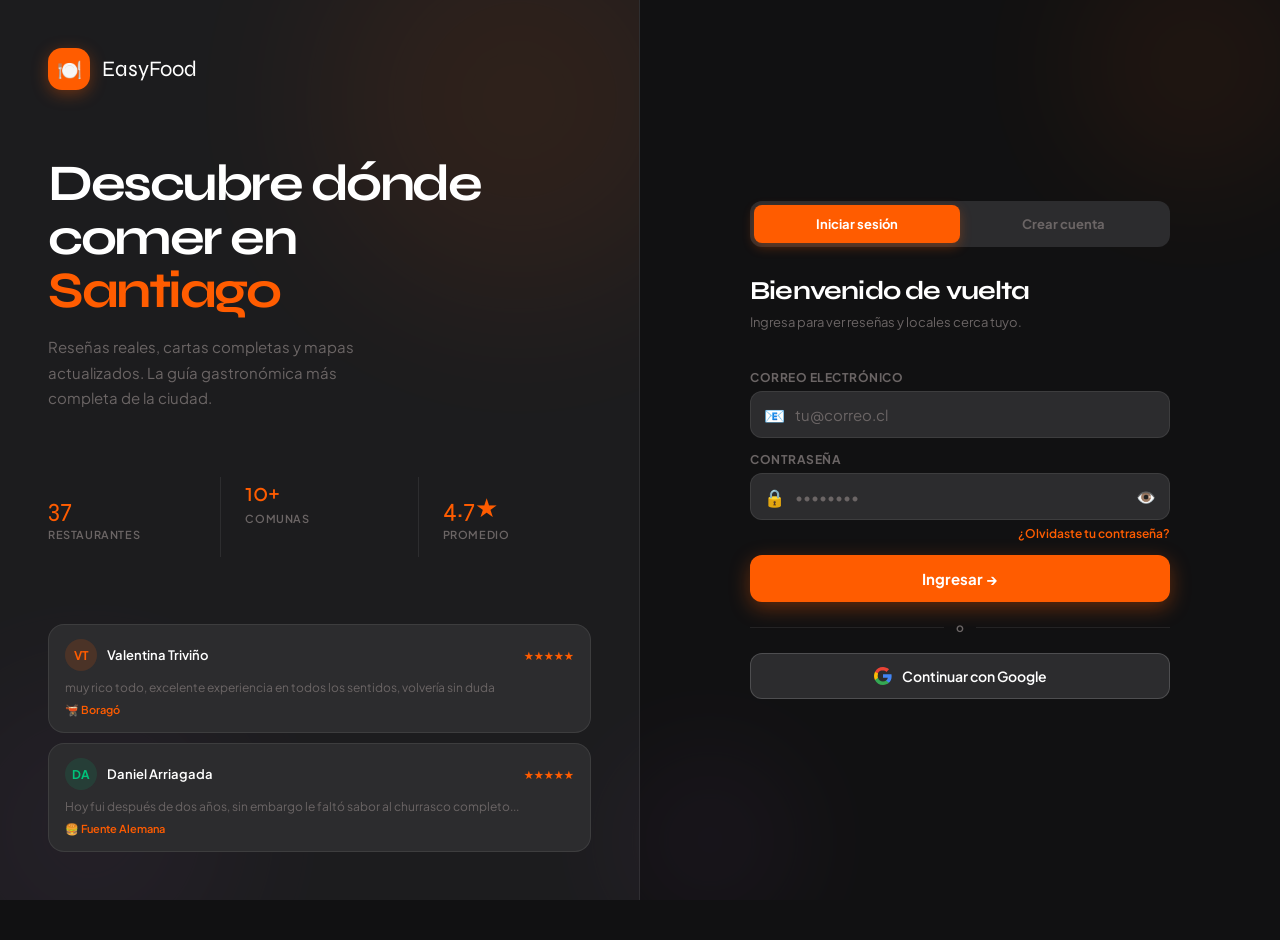
<file: login.html>
<!DOCTYPE html>
<html lang="es">
<head>
<meta charset="UTF-8">
<meta name="viewport" content="width=device-width, initial-scale=1.0, maximum-scale=1.0">
<title>EasyFood — Acceder</title>
<link rel="stylesheet" href="https://fonts.googleapis.com/css2?family=Syne:wght@600;700;800&family=Plus+Jakarta+Sans:wght@400;500;600;700&display=swap">
<style>
*, *::before, *::after { margin:0; padding:0; box-sizing:border-box; }

:root {
  --brand:    #FF5C00;
  --brand2:   #FF7A2E;
  --brand-bg: rgba(255,92,0,.12);
  --green:    #00C27A;
  --red:      #FF4D4D;
  --red-bg:   rgba(255,77,77,.1);
  --ink:      #FFFFFF;
  --ink2:     #B0AAAA;
  --ink3:     #6B6565;
  --surface:  #1C1C1E;
  --surface2: #2C2C2E;
  --surface3: #3A3A3C;
  --bg:       #111112;
  --border:   rgba(255,255,255,.08);
  --border2:  rgba(255,255,255,.16);
}

html, body { height:100%; font-family:'Plus Jakarta Sans',system-ui,sans-serif; background:var(--bg); color:var(--ink); -webkit-font-smoothing:antialiased; overflow-x:hidden; }

/* ── Layout ── */
.wrap {
  min-height:100vh;
  display:grid;
  grid-template-columns: 1fr;
}
@media(min-width:768px){ .wrap { grid-template-columns: 1fr 1fr; } }

/* ── Panel izquierdo ── */
.left {
  display:none;
  flex-direction:column;
  justify-content:space-between;
  padding:48px;
  background:var(--surface);
  border-right:1px solid var(--border);
  position:relative;
  overflow:hidden;
}
@media(min-width:768px){ .left { display:flex; } }

/* Glow orbs */
.orb1 { position:absolute;top:-100px;right:-80px;width:400px;height:400px;border-radius:50%;background:var(--brand);opacity:.08;filter:blur(80px);pointer-events:none; }
.orb2 { position:absolute;bottom:-80px;left:-60px;width:300px;height:300px;border-radius:50%;background:#9B59B6;opacity:.06;filter:blur(70px);pointer-events:none; }

.brand { display:flex;align-items:center;gap:12px;position:relative;z-index:1; }
.brand-logo { width:42px;height:42px;border-radius:14px;background:var(--brand);display:flex;align-items:center;justify-content:center;font-size:20px;box-shadow:0 4px 16px rgba(255,92,0,.35); }
.brand-name { font-family:'Syne',sans-serif;font-size:22px;color:var(--ink); }

.hero-text { position:relative;z-index:1; }
.hero-text h1 {
  font-family:'Syne',sans-serif;
  font-size:clamp(36px,4vw,52px);
  letter-spacing:-2.5px;
  line-height:1.05;
  color:var(--ink);
  margin-bottom:16px;
}
.hero-text h1 em { color:var(--brand);font-style:normal; }
.hero-text p { font-size:15px;color:var(--ink3);line-height:1.7;max-width:360px; }

/* Stats strip */
.stats { display:flex;gap:0;position:relative;z-index:1; }
.stat { flex:1;padding:16px 0; }
.stat:not(:last-child) { border-right:1px solid var(--border); }
.stat-n { font-family:'Syne',sans-serif;font-size:26px;color:var(--brand);margin-bottom:4px; }
.stat-l { font-size:11px;color:var(--ink3);font-weight:600;text-transform:uppercase;letter-spacing:.6px; }

/* Reviews preview */
.rev-preview { display:flex;flex-direction:column;gap:10px;position:relative;z-index:1; }
.rp { background:var(--surface2);border:1px solid var(--border);border-radius:16px;padding:14px 16px; }
.rp-top { display:flex;align-items:center;gap:10px;margin-bottom:8px; }
.rp-av { width:32px;height:32px;border-radius:50%;display:flex;align-items:center;justify-content:center;font-size:12px;font-weight:700;flex-shrink:0; }
.rp-name { font-size:13px;font-weight:600;color:var(--ink); }
.rp-stars { font-size:11px;color:var(--brand);margin-left:auto; }
.rp-text { font-size:12px;color:var(--ink3);line-height:1.5; }
.rp-tag { font-size:11px;font-weight:600;color:var(--brand);margin-top:6px;display:inline-block; }

/* ── Panel derecho ── */
.right {
  display:flex;
  flex-direction:column;
  align-items:center;
  justify-content:center;
  padding:40px 24px;
  min-height:100vh;
  position:relative;
}

/* Mobile orbs */
.orb-mob1 { position:absolute;top:-60px;right:-40px;width:250px;height:250px;border-radius:50%;background:var(--brand);opacity:.06;filter:blur(60px);pointer-events:none; }
.orb-mob2 { position:absolute;bottom:-40px;left:-30px;width:200px;height:200px;border-radius:50%;background:#9B59B6;opacity:.05;filter:blur(50px);pointer-events:none; }

.card {
  width:100%;
  max-width:420px;
  position:relative;
  z-index:1;
}

/* Mobile brand */
.mob-brand { display:flex;align-items:center;gap:10px;margin-bottom:32px; }
@media(min-width:768px){ .mob-brand { display:none; } }
.mob-logo { width:38px;height:38px;border-radius:12px;background:var(--brand);display:flex;align-items:center;justify-content:center;font-size:18px; }
.mob-name { font-family:'Syne',sans-serif;font-size:20px;color:var(--ink); }

/* Tabs */
.tabs { display:flex;background:var(--surface2);border-radius:12px;padding:4px;margin-bottom:28px; }
.tab { flex:1;padding:11px;border-radius:8px;font-size:13px;font-weight:700;cursor:pointer;text-align:center;transition:all .2s;color:var(--ink3);border:none;background:transparent;font-family:inherit; }
.tab.active { background:var(--brand);color:#fff;box-shadow:0 4px 12px rgba(255,92,0,.3); }

/* Heading */
.heading { margin-bottom:24px; }
.heading h2 { font-family:'Syne',sans-serif;font-size:26px;letter-spacing:-.8px;color:var(--ink);margin-bottom:6px; }
.heading p  { font-size:13px;color:var(--ink3);line-height:1.6; }

/* Form */
.form { display:flex;flex-direction:column;gap:14px; }
.form.hidden { display:none; }

.fg { display:flex;flex-direction:column;gap:6px; }
.fg label { font-size:12px;font-weight:700;color:var(--ink3);text-transform:uppercase;letter-spacing:.5px; }
.fi-wrap { position:relative; }
.fi {
  width:100%;background:var(--surface2);border:1.5px solid var(--border);
  border-radius:12px;padding:13px 16px 13px 44px;
  font-family:inherit;font-size:15px;color:var(--ink);
  outline:none;transition:border-color .2s,box-shadow .2s;
}
.fi:focus { border-color:var(--brand);box-shadow:0 0 0 3px var(--brand-bg); }
.fi::placeholder { color:var(--ink3); }
.fi-ico { position:absolute;left:14px;top:50%;transform:translateY(-50%);font-size:17px;pointer-events:none; }
.fi-action { position:absolute;right:14px;top:50%;transform:translateY(-50%);cursor:pointer;font-size:16px;color:var(--ink3);background:none;border:none;padding:0; }

/* Row 2 cols */
.row2 { display:grid;grid-template-columns:1fr 1fr;gap:10px; }

/* Forgot */
.forgot { text-align:right;font-size:12px; }
.forgot a { color:var(--brand);font-weight:600;text-decoration:none; }
.forgot a:hover { text-decoration:underline; }

/* Password strength */
.pwd-bars { display:flex;gap:3px;margin-top:6px; }
.pb { flex:1;height:3px;border-radius:2px;background:var(--surface3);transition:background .3s; }
.pb.weak   { background:var(--red); }
.pb.medium { background:#FFD047; }
.pb.strong { background:var(--green); }
.pwd-hint  { font-size:11px;margin-top:4px;color:var(--ink3); }

/* Error box */
.err-box {
  background:var(--red-bg);border:1px solid rgba(255,77,77,.3);
  border-radius:10px;padding:12px 14px;font-size:13px;font-weight:600;
  color:var(--red);display:none;align-items:center;gap:8px;
}
.err-box.show { display:flex; }

/* CTA button */
.cta {
  width:100%;padding:14px;border-radius:12px;
  background:var(--brand);color:#fff;border:none;
  font-family:inherit;font-size:15px;font-weight:700;
  cursor:pointer;transition:all .2s;
  box-shadow:0 6px 20px rgba(255,92,0,.35);
  display:flex;align-items:center;justify-content:center;gap:8px;
}
.cta:hover { background:var(--brand2);transform:translateY(-1px);box-shadow:0 10px 28px rgba(255,92,0,.45); }
.cta:active { transform:translateY(0); }
.cta:disabled { opacity:.6;pointer-events:none; }

/* Divider */
.div-or { display:flex;align-items:center;gap:12px;font-size:12px;color:var(--ink3);font-weight:600;margin:4px 0; }
.div-or::before,.div-or::after { content:'';flex:1;height:1px;background:var(--border); }

/* Social */
.social { width:100%;display:flex;align-items:center;justify-content:center;gap:10px;padding:13px;border-radius:12px;border:1.5px solid var(--border2);background:var(--surface2);font-size:14px;font-weight:600;cursor:pointer;font-family:inherit;color:var(--ink);transition:all .2s; }
.social:hover { border-color:var(--brand);background:var(--brand-bg); }

/* Terms */
.terms { font-size:11px;color:var(--ink3);text-align:center;line-height:1.6; }
.terms a { color:var(--brand);font-weight:600;text-decoration:none; }

/* Success screen */
.success-screen { display:none;flex-direction:column;align-items:center;text-align:center;gap:16px;padding:20px 0; }
.success-screen.show { display:flex; }
.success-ico { font-size:72px;animation:pop .4s ease; }
@keyframes pop { 0%{transform:scale(.5);opacity:0} 70%{transform:scale(1.1)} 100%{transform:scale(1);opacity:1} }
.success-screen h3 { font-family:'Syne',sans-serif;font-size:24px;color:var(--ink); }
.success-screen p  { font-size:14px;color:var(--ink3);line-height:1.7;max-width:300px; }

/* Loading bar */
.loading-bar {
  position:fixed;top:0;left:0;right:0;height:3px;
  background:var(--brand);z-index:9999;
  transform:scaleX(0);transform-origin:left;
  transition:transform .3s;
}
.loading-bar.show { transform:scaleX(.7); }
.loading-bar.done { transform:scaleX(1);transition:transform .2s; }
</style>
</head>
<body>

<div class="loading-bar" id="loading-bar"></div>

<div class="wrap">

  <!-- ── Panel izquierdo ── -->
  <div class="left">
    <div class="orb1"></div><div class="orb2"></div>

    <div class="brand">
      <div class="brand-logo">🍽️</div>
      <span class="brand-name">EasyFood</span>
    </div>

    <div class="hero-text">
      <h1>Descubre dónde<br>comer en<br><em>Santiago</em></h1>
      <p>Reseñas reales, cartas completas y mapas actualizados. La guía gastronómica más completa de la ciudad.</p>
    </div>

    <div class="stats">
      <div class="stat" style="padding-right:24px">
        <div class="stat-n">37</div>
        <div class="stat-l">Restaurantes</div>
      </div>
      <div class="stat" style="padding:0 24px">
        <div class="stat-n">10+</div>
        <div class="stat-l">Comunas</div>
      </div>
      <div class="stat" style="padding-left:24px">
        <div class="stat-n">4.7★</div>
        <div class="stat-l">Promedio</div>
      </div>
    </div>

    <div class="rev-preview">
      <div class="rp">
        <div class="rp-top">
          <div class="rp-av" style="background:rgba(255,92,0,.15);color:var(--brand)">VT</div>
          <div class="rp-name">Valentina Triviño</div>
          <div class="rp-stars">★★★★★</div>
        </div>
        <div class="rp-text">muy rico todo, excelente experiencia en todos los sentidos, volvería sin duda</div>
        <div class="rp-tag">🫕 Boragó</div>
      </div>
      <div class="rp">
        <div class="rp-top">
          <div class="rp-av" style="background:rgba(0,194,122,.12);color:var(--green)">DA</div>
          <div class="rp-name">Daniel Arriagada</div>
          <div class="rp-stars">★★★★★</div>
        </div>
        <div class="rp-text">Hoy fui después de dos años, sin embargo le faltó sabor al churrasco completo...</div>
        <div class="rp-tag">🍔 Fuente Alemana</div>
      </div>
    </div>
  </div>

  <!-- ── Panel derecho ── -->
  <div class="right">
    <div class="orb-mob1"></div><div class="orb-mob2"></div>

    <div class="card">

      <!-- Mobile brand -->
      <div class="mob-brand">
        <div class="mob-logo">🍽️</div>
        <span class="mob-name">EasyFood</span>
      </div>

      <!-- Tabs -->
      <div class="tabs">
        <button class="tab active" id="tab-login"    onclick="switchTab('login')">Iniciar sesión</button>
        <button class="tab"        id="tab-register" onclick="switchTab('register')">Crear cuenta</button>
      </div>

      <!-- Error box -->
      <div class="err-box" id="err-box" style="margin-bottom:14px">
        <span>⚠️</span><span id="err-msg"></span>
      </div>

      <!-- ── LOGIN ── -->
      <div class="form" id="form-login">
        <div class="heading">
          <h2>Bienvenido de vuelta</h2>
          <p>Ingresa para ver reseñas y locales cerca tuyo.</p>
        </div>
        <div class="fg">
          <label>Correo electrónico</label>
          <div class="fi-wrap">
            <span class="fi-ico">📧</span>
            <input class="fi" type="email" id="li-email" placeholder="tu@correo.cl" autocomplete="email">
          </div>
        </div>
        <div class="fg">
          <label>Contraseña</label>
          <div class="fi-wrap">
            <span class="fi-ico">🔒</span>
            <input class="fi" type="password" id="li-pwd" placeholder="••••••••" autocomplete="current-password" onkeydown="if(event.key==='Enter')doLogin()">
            <button class="fi-action" onclick="togglePwd('li-pwd',this)" type="button">👁️</button>
          </div>
          <div class="forgot"><a href="#" onclick="forgotPwd()">¿Olvidaste tu contraseña?</a></div>
        </div>
        <button class="cta" id="btn-login" onclick="doLogin()">Ingresar →</button>
        <div class="div-or">o</div>
        <button class="social" onclick="doGoogle()">
          <svg width="18" height="18" viewBox="0 0 18 18"><path fill="#4285F4" d="M17.64 9.2c0-.637-.057-1.251-.164-1.84H9v3.481h4.844c-.209 1.125-.843 2.078-1.796 2.717v2.258h2.908c1.702-1.567 2.684-3.875 2.684-6.615z"/><path fill="#34A853" d="M9 18c2.43 0 4.467-.806 5.956-2.18l-2.908-2.259c-.806.54-1.837.86-3.048.86-2.344 0-4.328-1.584-5.036-3.711H.957v2.332A8.997 8.997 0 009 18z"/><path fill="#FBBC05" d="M3.964 10.71c-.18-.54-.282-1.117-.282-1.71s.102-1.17.282-1.71V4.958H.957A8.996 8.996 0 000 9c0 1.452.348 2.827.957 4.042l3.007-2.332z"/><path fill="#EA4335" d="M9 3.58c1.321 0 2.508.454 3.44 1.345l2.582-2.58C13.463.891 11.426 0 9 0A8.997 8.997 0 00.957 4.958L3.964 6.29C4.672 4.163 6.656 3.58 9 3.58z"/></svg>
          Continuar con Google
        </button>
      </div>

      <!-- ── REGISTRO ── -->
      <div class="form hidden" id="form-register">
        <div class="heading">
          <h2>Crea tu cuenta</h2>
          <p>Únete y empieza a descubrir los mejores locales de Santiago.</p>
        </div>
        <div class="row2">
          <div class="fg">
            <label>Nombre</label>
            <input class="fi" style="padding-left:16px" type="text" id="rg-name" placeholder="Camila" autocomplete="given-name">
          </div>
          <div class="fg">
            <label>Apellido</label>
            <input class="fi" style="padding-left:16px" type="text" id="rg-last" placeholder="Torres" autocomplete="family-name">
          </div>
        </div>
        <div class="fg">
          <label>Correo electrónico</label>
          <div class="fi-wrap">
            <span class="fi-ico">📧</span>
            <input class="fi" type="email" id="rg-email" placeholder="tu@correo.cl" autocomplete="email">
          </div>
        </div>
        <div class="fg">
          <label>Contraseña</label>
          <div class="fi-wrap">
            <span class="fi-ico">🔒</span>
            <input class="fi" type="password" id="rg-pwd" placeholder="Mínimo 8 caracteres" oninput="checkPwd(this.value)" onkeydown="if(event.key==='Enter')doRegister()">
            <button class="fi-action" onclick="togglePwd('rg-pwd',this)" type="button">👁️</button>
          </div>
          <div class="pwd-bars">
            <div class="pb" id="pb1"></div><div class="pb" id="pb2"></div>
            <div class="pb" id="pb3"></div><div class="pb" id="pb4"></div>
          </div>
          <div class="pwd-hint" id="pwd-hint"></div>
        </div>
        <button class="cta" id="btn-register" onclick="doRegister()">Crear cuenta gratis →</button>
        <div class="div-or">o</div>
        <button class="social" onclick="doGoogle()">
          <svg width="18" height="18" viewBox="0 0 18 18"><path fill="#4285F4" d="M17.64 9.2c0-.637-.057-1.251-.164-1.84H9v3.481h4.844c-.209 1.125-.843 2.078-1.796 2.717v2.258h2.908c1.702-1.567 2.684-3.875 2.684-6.615z"/><path fill="#34A853" d="M9 18c2.43 0 4.467-.806 5.956-2.18l-2.908-2.259c-.806.54-1.837.86-3.048.86-2.344 0-4.328-1.584-5.036-3.711H.957v2.332A8.997 8.997 0 009 18z"/><path fill="#FBBC05" d="M3.964 10.71c-.18-.54-.282-1.117-.282-1.71s.102-1.17.282-1.71V4.958H.957A8.996 8.996 0 000 9c0 1.452.348 2.827.957 4.042l3.007-2.332z"/><path fill="#EA4335" d="M9 3.58c1.321 0 2.508.454 3.44 1.345l2.582-2.58C13.463.891 11.426 0 9 0A8.997 8.997 0 00.957 4.958L3.964 6.29C4.672 4.163 6.656 3.58 9 3.58z"/></svg>
          Continuar con Google
        </button>
        <p class="terms">Al registrarte aceptas nuestros <a href="#">Términos</a> y <a href="#">Política de privacidad</a>.</p>
      </div>

    </div>
  </div>
</div>

<script type="module">
import { createClient } from 'https://esm.sh/@supabase/supabase-js@2';
import { SUPABASE_URL, SUPABASE_KEY } from './config.js';

const sb = createClient(SUPABASE_URL, SUPABASE_KEY);

// Si ya hay sesión, ir al inicio
const { data:{ session } } = await sb.auth.getSession();
if (session) location.href = 'index.html';

// ── Loading bar ───────────────────────────────────────────────────────────────
const lb = document.getElementById('loading-bar');
function startLoad() { lb.className='loading-bar show'; }
function endLoad()   { lb.className='loading-bar done'; setTimeout(()=>lb.className='loading-bar',300); }

// ── Error ─────────────────────────────────────────────────────────────────────
function showErr(msg) {
  document.getElementById('err-msg').textContent = msg;
  document.getElementById('err-box').classList.add('show');
}
function hideErr() { document.getElementById('err-box').classList.remove('show'); }

// ── Tabs ──────────────────────────────────────────────────────────────────────
window.switchTab = (tab) => {
  const isL = tab === 'login';
  document.getElementById('tab-login').classList.toggle('active', isL);
  document.getElementById('tab-register').classList.toggle('active', !isL);
  document.getElementById('form-login').classList.toggle('hidden', !isL);
  document.getElementById('form-register').classList.toggle('hidden', isL);
  hideErr();
};

// ── Toggle password ───────────────────────────────────────────────────────────
window.togglePwd = (id, btn) => {
  const inp = document.getElementById(id);
  inp.type = inp.type === 'password' ? 'text' : 'password';
  btn.textContent = inp.type === 'password' ? '👁️' : '🙈';
};

// ── Password strength ─────────────────────────────────────────────────────────
window.checkPwd = (v) => {
  const bars = [1,2,3,4].map(i=>document.getElementById('pb'+i));
  bars.forEach(b=>b.className='pb');
  if (!v) { document.getElementById('pwd-hint').textContent=''; return; }
  let s=0;
  if(v.length>=8)s++; if(/[A-Z]/.test(v))s++; if(/[0-9]/.test(v))s++; if(/[^A-Za-z0-9]/.test(v))s++;
  const cls=['','weak','weak','medium','strong'][s]||'strong';
  const lbl=['','Débil','Débil','Moderada','Segura'][s]||'Muy segura';
  bars.slice(0,s).forEach(b=>b.classList.add(cls));
  const hint = document.getElementById('pwd-hint');
  hint.textContent = lbl;
  hint.style.color = s<=2?'var(--red)':s===3?'#FFD047':'var(--green)';
};

// ── Mensajes de error de Supabase → español ───────────────────────────────────
const ERR = {
  'Invalid login credentials':   'Correo o contraseña incorrectos',
  'Email not confirmed':          'Confirma tu correo antes de ingresar',
  'User already registered':      'Ya existe una cuenta con ese correo',
  'Password should be at least 6 characters': 'La contraseña debe tener al menos 6 caracteres',
  'Unable to validate email address: invalid format': 'El formato del correo no es válido',
};

// ── LOGIN ─────────────────────────────────────────────────────────────────────
window.doLogin = async () => {
  hideErr();
  const email = document.getElementById('li-email').value.trim();
  const pwd   = document.getElementById('li-pwd').value;
  if (!email || !pwd) { showErr('Completa todos los campos'); return; }

  const btn = document.getElementById('btn-login');
  btn.disabled = true; btn.textContent = 'Ingresando…';
  startLoad();

  const { error } = await sb.auth.signInWithPassword({ email, password: pwd });

  if (error) {
    btn.disabled = false; btn.textContent = 'Ingresar →';
    endLoad();
    showErr(ERR[error.message] || error.message);
  } else {
    endLoad();
    location.href = 'index.html';
  }
};

// ── REGISTRO ──────────────────────────────────────────────────────────────────
window.doRegister = async () => {
  hideErr();
  const name  = document.getElementById('rg-name').value.trim();
  const last  = document.getElementById('rg-last').value.trim();
  const email = document.getElementById('rg-email').value.trim();
  const pwd   = document.getElementById('rg-pwd').value;

  if (!name || !last || !email || !pwd) { showErr('Completa todos los campos'); return; }
  if (pwd.length < 8) { showErr('La contraseña debe tener al menos 8 caracteres'); return; }

  const btn = document.getElementById('btn-register');
  btn.disabled = true; btn.textContent = 'Creando cuenta…';
  startLoad();

  const { data, error } = await sb.auth.signUp({
    email,
    password: pwd,
    options: { data: { name: `${name} ${last}` } }
  });

  if (error) {
    btn.disabled = false; btn.textContent = 'Crear cuenta gratis →';
    endLoad();
    showErr(ERR[error.message] || error.message);
    return;
  }

  // Si hay sesión activa directo (confirm email desactivado) → ir al inicio
  if (data.session) {
    endLoad();
    location.href = 'index.html';
    return;
  }

  // Si requiere confirmación de correo (fallback)
  btn.disabled = false; btn.textContent = 'Crear cuenta gratis →';
  endLoad();
  showErr('Revisa tu correo para confirmar tu cuenta.');
};

// ── GOOGLE ────────────────────────────────────────────────────────────────────
window.doGoogle = async () => {
  startLoad();
  const { error } = await sb.auth.signInWithOAuth({
    provider: 'google',
    options: { redirectTo: window.location.origin + '/index.html' }
  });
  if (error) { endLoad(); showErr('Error al conectar con Google'); }
};

// ── RECUPERAR CONTRASEÑA ──────────────────────────────────────────────────────
window.forgotPwd = async () => {
  const email = document.getElementById('li-email').value.trim();
  if (!email) { showErr('Escribe tu correo arriba primero'); return; }
  hideErr();
  const { error } = await sb.auth.resetPasswordForEmail(email, {
    redirectTo: window.location.origin + '/login.html'
  });
  if (error) showErr(error.message);
  else {
    document.getElementById('err-box').style.background = 'rgba(0,194,122,.1)';
    document.getElementById('err-box').style.borderColor = 'rgba(0,194,122,.3)';
    document.getElementById('err-box').style.color = 'var(--green)';
    showErr('✅ Te enviamos un link a ' + email);
  }
};
</script>
</body>
</html>
</file>
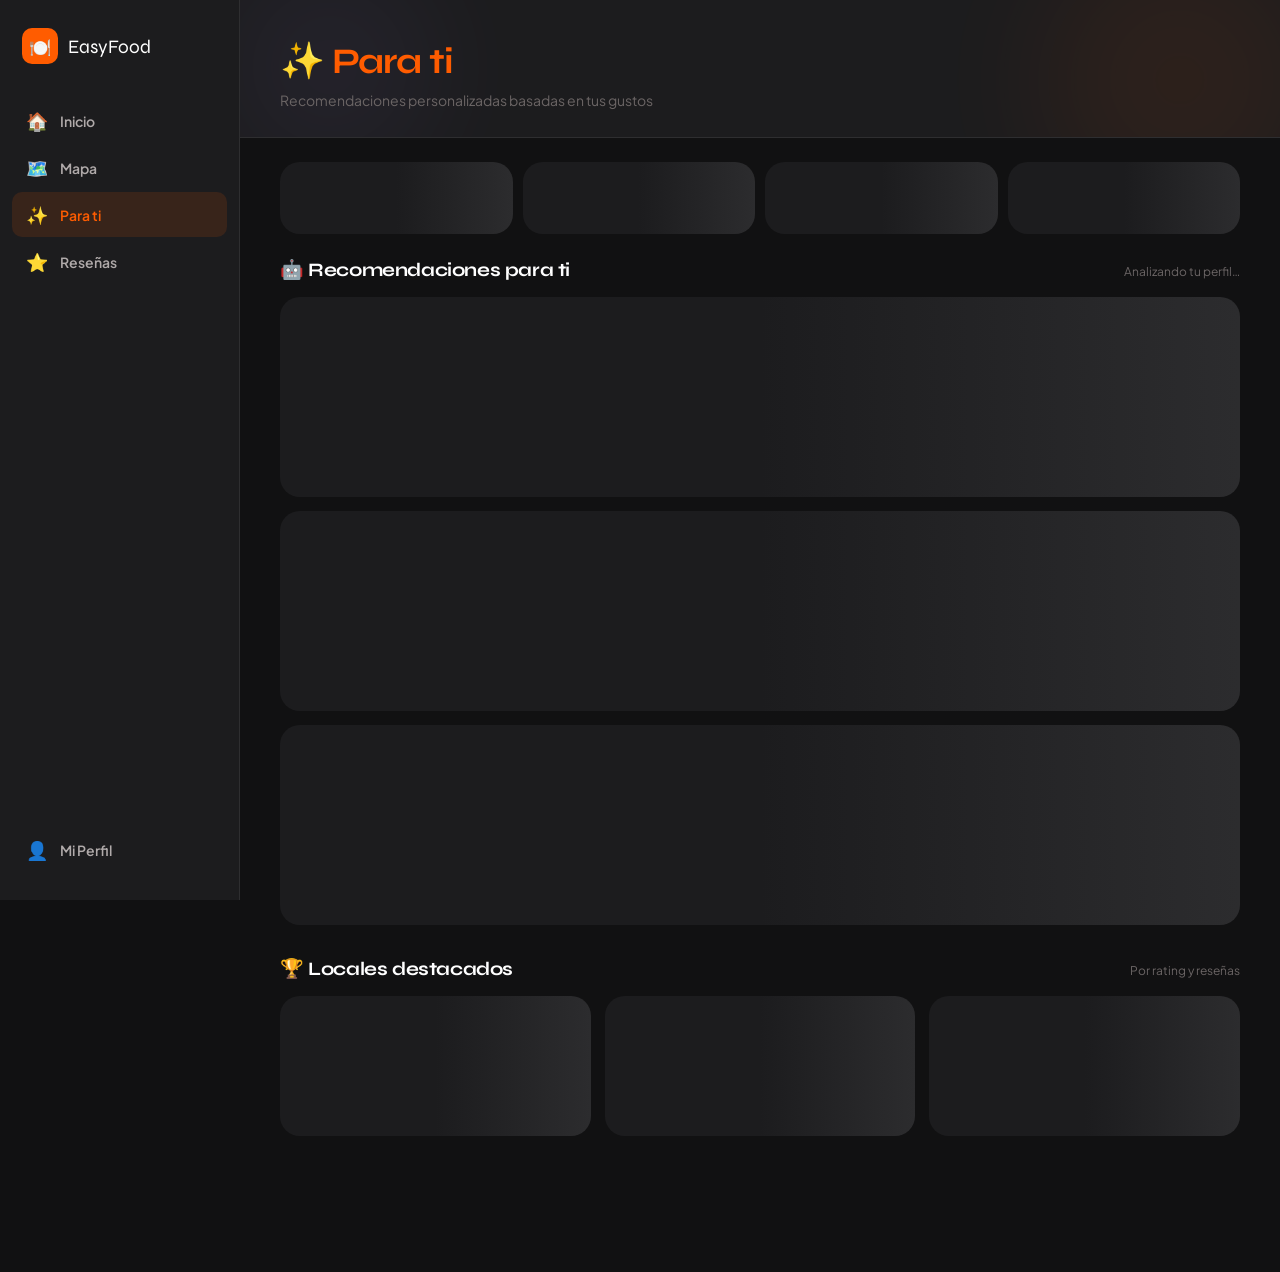
<file: parati.html>
<!DOCTYPE html>
<html lang="es">
<head>
<meta charset="UTF-8">
<meta name="viewport" content="width=device-width, initial-scale=1.0, maximum-scale=1.0">
<title>EasyFood — Para ti</title>
<link rel="stylesheet" href="shared.css">
<style>
.page-content { padding-bottom:80px; }

/* Hero */
.phero {
  background:var(--surface);padding:56px 20px 28px;
  position:relative;overflow:hidden;border-bottom:1px solid var(--border);
}
@media(min-width:768px){ .phero{padding:40px 40px 28px;} }
.orb1 { position:absolute;top:-60px;right:-40px;width:280px;height:280px;border-radius:50%;background:var(--brand);opacity:.07;filter:blur(60px); }
.orb2 { position:absolute;bottom:-40px;left:-20px;width:220px;height:220px;border-radius:50%;background:var(--purple);opacity:.05;filter:blur(50px); }

.hero-top { display:flex;align-items:center;gap:14px;position:relative;z-index:1;margin-bottom:8px; }
.hero-top h1 { font-family:'Syne',sans-serif;font-size:clamp(24px,5vw,36px);letter-spacing:-1px;color:var(--ink); }
.hero-top h1 span { color:var(--brand); }
.hero-sub { font-size:14px;color:var(--ink3);position:relative;z-index:1; }

/* Body */
.pbody { padding:20px; }
@media(min-width:768px){ .pbody{padding:24px 40px;} }

.sec { margin-bottom:32px; }
.sec-header { display:flex;align-items:baseline;justify-content:space-between;margin-bottom:16px; }
.sec-header h2 { font-family:'Syne',sans-serif;font-size:19px;letter-spacing:-.4px;color:var(--ink); }
.sec-header span { font-size:12px;color:var(--ink3); }

/* AI Recommendation card */
.ai-card {
  background:var(--surface);border:1px solid var(--border);
  border-radius:var(--rlg);overflow:hidden;margin-bottom:14px;
  transition:all .2s;
}
.ai-card:hover { border-color:var(--brand);box-shadow:0 0 24px rgba(255,92,0,.12); }

.ai-card-inner { padding:18px; }
.ai-card-header { display:flex;gap:14px;align-items:flex-start;margin-bottom:12px; }
.ai-card-ico {
  width:56px;height:56px;border-radius:16px;flex-shrink:0;
  display:flex;align-items:center;justify-content:center;overflow:hidden;
  background:var(--surface2);
}
.ai-card-ico img { width:100%;height:100%;object-fit:contain;padding:4px; }
.ai-card-name { font-family:'Syne',sans-serif;font-size:18px;letter-spacing:-.3px;color:var(--ink);margin-bottom:3px; }
.ai-card-meta { font-size:12px;color:var(--ink3); }

/* Match score */
.match-bar-wrap { margin-bottom:12px; }
.match-label { display:flex;justify-content:space-between;font-size:12px;font-weight:700;margin-bottom:5px; }
.match-label span:first-child { color:var(--ink2); }
.match-label span:last-child { color:var(--brand); }
.match-bar { height:6px;background:var(--surface3);border-radius:4px;overflow:hidden; }
.match-fill { height:100%;background:linear-gradient(90deg,var(--brand),#FF9500);border-radius:4px;transition:width .8s ease; }

/* AI explanation */
.ai-why {
  background:var(--surface2);border-radius:var(--rsm);
  padding:12px 14px;font-size:13px;color:var(--ink2);
  line-height:1.6;border-left:3px solid var(--brand);
  position:relative;
}
.ai-why-label {
  font-size:10px;font-weight:700;color:var(--brand);
  text-transform:uppercase;letter-spacing:.6px;margin-bottom:5px;
  display:flex;align-items:center;gap:5px;
}
.ai-card-footer { display:flex;gap:8px;margin-top:14px;flex-wrap:wrap; }

/* Typing animation */
.typing { display:inline-flex;gap:3px;align-items:center; }
.typing span {
  width:5px;height:5px;border-radius:50%;background:var(--brand);
  animation:bounce .8s infinite;
}
.typing span:nth-child(2) { animation-delay:.15s; }
.typing span:nth-child(3) { animation-delay:.3s; }
@keyframes bounce { 0%,80%,100%{transform:scale(.6);opacity:.4} 40%{transform:scale(1);opacity:1} }

/* Destacados grid */
.dest-grid { display:grid;grid-template-columns:repeat(auto-fill,minmax(280px,1fr));gap:14px; }
.dest-card {
  background:var(--surface);border:1px solid var(--border);
  border-radius:var(--rlg);padding:16px;cursor:pointer;
  text-decoration:none;display:block;transition:all .2s;
  position:relative;overflow:hidden;
}
.dest-card:hover { border-color:var(--brand);transform:translateY(-2px);box-shadow:var(--sh-md); }
.dest-rank {
  position:absolute;top:12px;right:12px;
  width:28px;height:28px;border-radius:50%;
  display:flex;align-items:center;justify-content:center;
  font-size:12px;font-weight:800;font-family:'Syne',sans-serif;
}
.rank-1 { background:linear-gradient(135deg,#FFD700,#FFA500);color:#000; }
.rank-2 { background:linear-gradient(135deg,#C0C0C0,#A0A0A0);color:#000; }
.rank-3 { background:linear-gradient(135deg,#CD7F32,#A0522D);color:#fff; }
.rank-other { background:var(--surface3);color:var(--ink3); }

.dest-header { display:flex;gap:12px;align-items:center;margin-bottom:12px; }
.dest-ico { width:48px;height:48px;border-radius:14px;background:var(--surface2);display:flex;align-items:center;justify-content:center;overflow:hidden;flex-shrink:0; }
.dest-ico img { width:100%;height:100%;object-fit:contain;padding:4px; }
.dest-name { font-family:'Syne',sans-serif;font-size:15px;color:var(--ink);margin-bottom:2px; }
.dest-meta { font-size:11px;color:var(--ink3); }

.score-wrap { display:flex;align-items:center;gap:8px; }
.score-num { font-family:'Syne',sans-serif;font-size:22px;color:var(--brand); }
.score-bar-wrap { flex:1; }
.score-bar { height:4px;background:var(--surface3);border-radius:2px;overflow:hidden; }
.score-fill { height:100%;background:linear-gradient(90deg,var(--brand),#FF9500);border-radius:2px; }
.score-lbl { font-size:10px;color:var(--ink3);margin-top:3px; }

/* Stats globales */
.global-stats { display:grid;grid-template-columns:repeat(2,1fr);gap:10px;margin-bottom:24px; }
@media(min-width:480px){ .global-stats{grid-template-columns:repeat(4,1fr);} }
.gsc { background:var(--surface);border:1px solid var(--border);border-radius:var(--rmd);padding:14px;text-align:center;position:relative;overflow:hidden; }
.gsc::before { content:'';position:absolute;inset:0;background:linear-gradient(135deg,var(--brand-bg),transparent); }
.gsc-n { font-family:'Syne',sans-serif;font-size:22px;color:var(--brand);position:relative; }
.gsc-l { font-size:10px;color:var(--ink3);font-weight:600;text-transform:uppercase;letter-spacing:.5px;position:relative; }

/* Loading skeleton */
.skel { background:linear-gradient(90deg,var(--surface) 25%,var(--surface2) 50%,var(--surface) 75%);background-size:200% 100%;animation:shimmer 1.4s infinite;border-radius:var(--rlg); }
@keyframes shimmer{0%{background-position:200% 0}100%{background-position:-200% 0}}
</style>
</head>
<body>

<aside class="sidebar hide-mobile">
  <div class="sb-brand"><div class="sb-logo">🍽️</div><span class="sb-name">EasyFood</span></div>
  <a class="sl" href="index.html"><span class="ic">🏠</span> Inicio</a>
  <a class="sl" href="mapa.html"><span class="ic">🗺️</span> Mapa</a>
  <a class="sl active" href="parati.html"><span class="ic">✨</span> Para ti</a>
  <a class="sl" href="resenas.html"><span class="ic">⭐</span> Reseñas</a>
  <a class="sl sl-space" href="perfil.html"><span class="ic">👤</span> Mi Perfil</a>
</aside>

<main class="main-with-sidebar page-content">

  <!-- Hero -->
  <div class="phero">
    <div class="orb1"></div><div class="orb2"></div>
    <div class="hero-top">
      <div>
        <h1>✨ <span>Para ti</span></h1>
      </div>
    </div>
    <p class="hero-sub" id="hero-sub">Recomendaciones personalizadas basadas en tus gustos</p>
  </div>

  <div class="pbody">

    <!-- Stats globales -->
    <div class="global-stats" id="global-stats">
      <div class="skel" style="height:72px"></div>
      <div class="skel" style="height:72px"></div>
      <div class="skel" style="height:72px"></div>
      <div class="skel" style="height:72px"></div>
    </div>

    <!-- Recomendaciones IA -->
    <div class="sec">
      <div class="sec-header">
        <h2>🤖 Recomendaciones para ti</h2>
        <span id="rec-subtitle">Analizando tu perfil…</span>
      </div>
      <div id="rec-grid">
        <div class="skel" style="height:200px;margin-bottom:14px"></div>
        <div class="skel" style="height:200px;margin-bottom:14px"></div>
        <div class="skel" style="height:200px"></div>
      </div>
    </div>

    <!-- Locales destacados -->
    <div class="sec">
      <div class="sec-header">
        <h2>🏆 Locales destacados</h2>
        <span id="dest-subtitle">Por rating y reseñas</span>
      </div>
      <div class="dest-grid" id="dest-grid">
        <div class="skel" style="height:140px"></div>
        <div class="skel" style="height:140px"></div>
        <div class="skel" style="height:140px"></div>
      </div>
    </div>

  </div>
</main>

<nav class="bnav">
  <a class="ni" href="index.html"><span class="ni-icon">🏠</span><span>Inicio</span></a>
  <a class="ni" href="mapa.html"><span class="ni-icon">🗺️</span><span>Mapa</span></a>
  <a class="ni active" href="parati.html"><span class="ni-icon">✨</span><span>Para ti</span></a>
  <a class="ni" href="resenas.html"><span class="ni-icon">⭐</span><span>Reseñas</span></a>
  <a class="ni" href="perfil.html"><span class="ni-icon">👤</span><span>Perfil</span></a>
</nav>

<script type="module">
import { createClient } from 'https://esm.sh/@supabase/supabase-js@2';
import { SUPABASE_URL, SUPABASE_KEY } from './config.js';

const sb = createClient(SUPABASE_URL, SUPABASE_KEY);
const { data:{ session } } = await sb.auth.getSession();
if (!session) { location.href='login.html'; }
const uid = session.user.id;

const SVG_MAP = {
  burger:'Hamburger-bro.svg', pizza:'Pizza_sharing-bro.svg',
  ramen:'Ramen-amico.svg', sushi:'Poke_bowl-rafiki.svg',
  seafood:'Poke_bowl-rafiki.svg', healthy:'fruit_salad-pana.svg',
  chilena:'moai-chile.svg', coffee:'fruit_salad-pana.svg',
  parrilla:'food-meat.svg', bar:'moai-chile.svg',
};

// ── Cargar datos del usuario ──────────────────────────────────────────────────
async function getUserContext() {
  const [
    { data: profile },
    { data: reviews },
    { data: favorites },
    { data: achievements }
  ] = await Promise.all([
    sb.from('profiles').select('*,comunas(name)').eq('id', uid).single(),
    sb.from('reviews').select('*,restaurants(name,categories(slug,name),comunas(name))').eq('user_id', uid).order('created_at',{ascending:false}).limit(20),
    sb.from('favorites').select('restaurants(name,categories(slug,name),avg_rating)').eq('user_id', uid),
    sb.from('user_achievements').select('achievements(name,slug)').eq('user_id', uid),
  ]);
  return { profile, reviews: reviews||[], favorites: favorites||[], achievements: achievements||[] };
}

// ── Cargar restaurantes con scores ────────────────────────────────────────────
async function getRestaurantsWithScores() {
  const { data } = await sb.from('restaurant_scores')
    .select('*')
    .order('score', { ascending: false })
    .limit(30);
  return data || [];
}

// ── Stats globales ────────────────────────────────────────────────────────────
async function loadGlobalStats() {
  const [
    { count: totalRestaurants },
    { count: totalReviews },
    { data: topRated },
    { data: verified }
  ] = await Promise.all([
    sb.from('restaurants').select('*',{count:'exact',head:true}).eq('is_active',true),
    sb.from('reviews').select('*',{count:'exact',head:true}),
    sb.from('restaurant_scores').select('real_avg_rating').order('real_avg_rating',{ascending:false}).limit(1).single(),
    sb.from('reviews').select('*',{count:'exact',head:true}).eq('is_verified',true),
  ]);

  document.getElementById('global-stats').innerHTML = `
    <div class="gsc"><div class="gsc-n">${totalRestaurants||0}</div><div class="gsc-l">Restaurantes</div></div>
    <div class="gsc"><div class="gsc-n">${totalReviews||0}</div><div class="gsc-l">Reseñas</div></div>
    <div class="gsc"><div class="gsc-n">★${topRated?.real_avg_rating||'—'}</div><div class="gsc-l">Mejor rating</div></div>
    <div class="gsc"><div class="gsc-n">${verified?.count||0}</div><div class="gsc-l">Verificadas</div></div>`;
}

// ── Locales destacados ────────────────────────────────────────────────────────
async function loadDestacados(restos) {
  const top = restos.slice(0, 9);
  const maxScore = top[0]?.score || 1;

  document.getElementById('dest-subtitle').textContent = `Top ${top.length} por rating y reseñas`;
  document.getElementById('dest-grid').innerHTML = top.map((r, i) => {
    const rankClass = i===0?'rank-1':i===1?'rank-2':i===2?'rank-3':'rank-other';
    const pct = Math.round((r.score / maxScore) * 100);
    const svg = SVG_MAP[r.category_slug] || 'moai-chile.svg';
    return `
    <a class="dest-card" href="restaurante.html?id=${r.id}">
      <div class="dest-rank ${rankClass}">${i+1}</div>
      <div class="dest-header">
        <div class="dest-ico"><img src="${svg}" alt="${r.name}"></div>
        <div>
          <div class="dest-name">${r.name}</div>
          <div class="dest-meta">${r.category_name} · ${r.comuna_name}</div>
        </div>
      </div>
      <div class="score-wrap">
        <div class="score-num">★${r.real_avg_rating||r.avg_rating||'—'}</div>
        <div class="score-bar-wrap">
          <div class="score-bar"><div class="score-fill" style="width:${pct}%"></div></div>
          <div class="score-lbl">${r.total_reviews} reseñas · ${r.verified_reviews} verificadas</div>
        </div>
      </div>
      ${r.total_reviews >= 3 ? '<span class="pill pill-green" style="font-size:10px;margin-top:8px">🔥 Muy recomendado</span>' : ''}
    </a>`;
  }).join('');
}

// ── Recomendaciones con IA ────────────────────────────────────────────────────
async function loadRecommendations(userCtx, restos) {
  const { profile, reviews, favorites } = userCtx;

  // Construir contexto del usuario para la IA
  const reviewedIds = reviews.map(r => r.restaurant_id);
  const favIds = favorites.map(f => f.restaurants?.id).filter(Boolean);

  // Categorías más reseñadas por el usuario
  const catCount = {};
  reviews.forEach(r => {
    const slug = r.restaurants?.categories?.slug;
    if (slug) catCount[slug] = (catCount[slug]||0) + 1;
  });
  const topCats = Object.entries(catCount).sort((a,b)=>b[1]-a[1]).slice(0,3).map(([k])=>k);

  // Rating promedio que da el usuario
  const avgUserRating = reviews.length
    ? (reviews.reduce((a,r)=>a+r.rating,0)/reviews.length).toFixed(1)
    : null;

  // Restaurantes que NO ha visitado, ordenados por score
  const candidates = restos
    .filter(r => !reviewedIds.includes(r.id) && !favIds.includes(r.id))
    .slice(0, 15);

  if (!candidates.length) {
    document.getElementById('rec-grid').innerHTML =
      '<p style="color:var(--ink3);font-size:14px">¡Ya has visitado todos los locales destacados! Explora el mapa para descubrir más.</p>';
    return;
  }

  // Prompt para Claude
  const userProfile = `
Usuario: ${profile?.name || 'Usuario'}
Comuna: ${profile?.comunas?.name || profile?.comuna || 'Santiago'}
Reseñas escritas: ${reviews.length}
Rating promedio que da: ${avgUserRating || 'sin reseñas aún'}
Categorías favoritas: ${topCats.length ? topCats.join(', ') : 'sin datos aún'}
Restaurantes en favoritos: ${favorites.map(f=>f.restaurants?.name).filter(Boolean).join(', ') || 'ninguno aún'}
Últimas reseñas: ${reviews.slice(0,5).map(r=>`${r.restaurants?.name} (${r.rating}★)`).join(', ') || 'ninguna'}
  `.trim();

  const restaurantList = candidates.map(r =>
    `- ${r.name} (${r.category_name}, ${r.comuna_name}, ★${r.real_avg_rating||r.avg_rating}, ${r.total_reviews} reseñas, precio: ${'$'.repeat(r.price_level||2)}, score: ${r.score})`
  ).join('\n');

  document.getElementById('rec-subtitle').innerHTML = `<span class="typing"><span></span><span></span><span></span></span> Analizando con IA…`;

  try {
    const response = await fetch('https://api.anthropic.com/v1/messages', {
      method: 'POST',
      headers: { 'Content-Type': 'application/json' },
      body: JSON.stringify({
        model: 'claude-sonnet-4-6',
        max_tokens: 1000,
        messages: [{
          role: 'user',
          content: `Eres el motor de recomendaciones de EasyFood, una app de restaurantes de Santiago de Chile.

Perfil del usuario:
${userProfile}

Restaurantes disponibles (que el usuario NO ha visitado):
${restaurantList}

Recomienda exactamente 3 restaurantes para este usuario. Para cada uno responde SOLO en este formato JSON (sin texto adicional, sin markdown):
[
  {
    "id": "id_del_restaurante_exacto",
    "nombre": "nombre exacto",
    "match": 92,
    "razon": "Explicación breve y personalizada de 1-2 oraciones de por qué le va a gustar a ESTE usuario específico, mencionando sus gustos reales"
  }
]

El campo "match" es un porcentaje de 60-99 que indica qué tan bien se adapta al usuario.
Basa las recomendaciones en: categorías que le gustan, su comuna, su rango de precio habitual, y ratings que suele dar.`
        }]
      })
    });

    const data = await response.json();
    const text = data.content?.[0]?.text || '[]';
    const clean = text.replace(/```json|```/g, '').trim();
    const recs = JSON.parse(clean);

    document.getElementById('rec-subtitle').textContent = `${recs.length} recomendaciones personalizadas`;

    document.getElementById('rec-grid').innerHTML = recs.map(rec => {
      const resto = restos.find(r => r.id === rec.id || r.name === rec.nombre);
      if (!resto) return '';
      const svg = SVG_MAP[resto.category_slug] || 'moai-chile.svg';
      return `
      <div class="ai-card">
        <div class="ai-card-inner">
          <div class="ai-card-header">
            <div class="ai-card-ico"><img src="${svg}" alt="${resto.name}"></div>
            <div style="flex:1">
              <div class="ai-card-name">${resto.name}</div>
              <div class="ai-card-meta">${resto.category_name} · ${resto.comuna_name} · ${'$'.repeat(resto.price_level||2)}</div>
              <div class="ai-card-meta">★ ${resto.real_avg_rating||resto.avg_rating||'—'} · ${resto.total_reviews} reseñas</div>
            </div>
          </div>
          <div class="match-bar-wrap">
            <div class="match-label">
              <span>Compatibilidad contigo</span>
              <span>${rec.match}%</span>
            </div>
            <div class="match-bar">
              <div class="match-fill" style="width:${rec.match}%"></div>
            </div>
          </div>
          <div class="ai-why">
            <div class="ai-why-label">🤖 Por qué te lo recomendamos</div>
            ${rec.razon}
          </div>
          <div class="ai-card-footer">
            <a href="restaurante.html?id=${resto.id}" class="btn btn-primary btn-sm">Ver local →</a>
            <button class="btn btn-secondary btn-sm" onclick="saveFav('${resto.id}',this)">❤️ Guardar</button>
          </div>
        </div>
      </div>`;
    }).join('');

  } catch(e) {
    console.error(e);
    // Fallback sin IA: recomendar por score y categorías del usuario
    document.getElementById('rec-subtitle').textContent = 'Basado en tu historial';
    const fallback = candidates
      .filter(r => topCats.includes(r.category_slug) || topCats.length === 0)
      .slice(0, 3);

    document.getElementById('rec-grid').innerHTML = fallback.map(r => {
      const svg = SVG_MAP[r.category_slug] || 'moai-chile.svg';
      return `
      <div class="ai-card">
        <div class="ai-card-inner">
          <div class="ai-card-header">
            <div class="ai-card-ico"><img src="${svg}" alt="${r.name}"></div>
            <div style="flex:1">
              <div class="ai-card-name">${r.name}</div>
              <div class="ai-card-meta">${r.category_name} · ${r.comuna_name}</div>
              <div class="ai-card-meta">★ ${r.real_avg_rating||r.avg_rating||'—'} · ${r.total_reviews} reseñas</div>
            </div>
          </div>
          <div class="ai-why">
            <div class="ai-why-label">📊 Por qué te lo recomendamos</div>
            Uno de los mejor evaluados de Santiago que aún no has visitado.
          </div>
          <div class="ai-card-footer">
            <a href="restaurante.html?id=${r.id}" class="btn btn-primary btn-sm">Ver local →</a>
          </div>
        </div>
      </div>`;
    }).join('');
  }
}

// ── Guardar favorito desde recomendación ──────────────────────────────────────
window.saveFav = async (restoId, btn) => {
  btn.disabled = true;
  await sb.from('favorites').insert({ user_id: uid, restaurant_id: restoId });
  btn.textContent = '❤️ Guardado';
  btn.style.color = 'var(--brand)';
};

// ── Init ──────────────────────────────────────────────────────────────────────
const [userCtx, restos] = await Promise.all([
  getUserContext(),
  getRestaurantsWithScores(),
]);

// Personalizar saludo
const nombre = userCtx.profile?.name?.split(' ')[0] || '';
if (nombre) {
  document.getElementById('hero-sub').textContent =
    `Hola ${nombre}, aquí tienes lo mejor según tus gustos`;
}

loadGlobalStats();
loadDestacados(restos);
loadRecommendations(userCtx, restos);
</script>
</body>
</html>
</file>
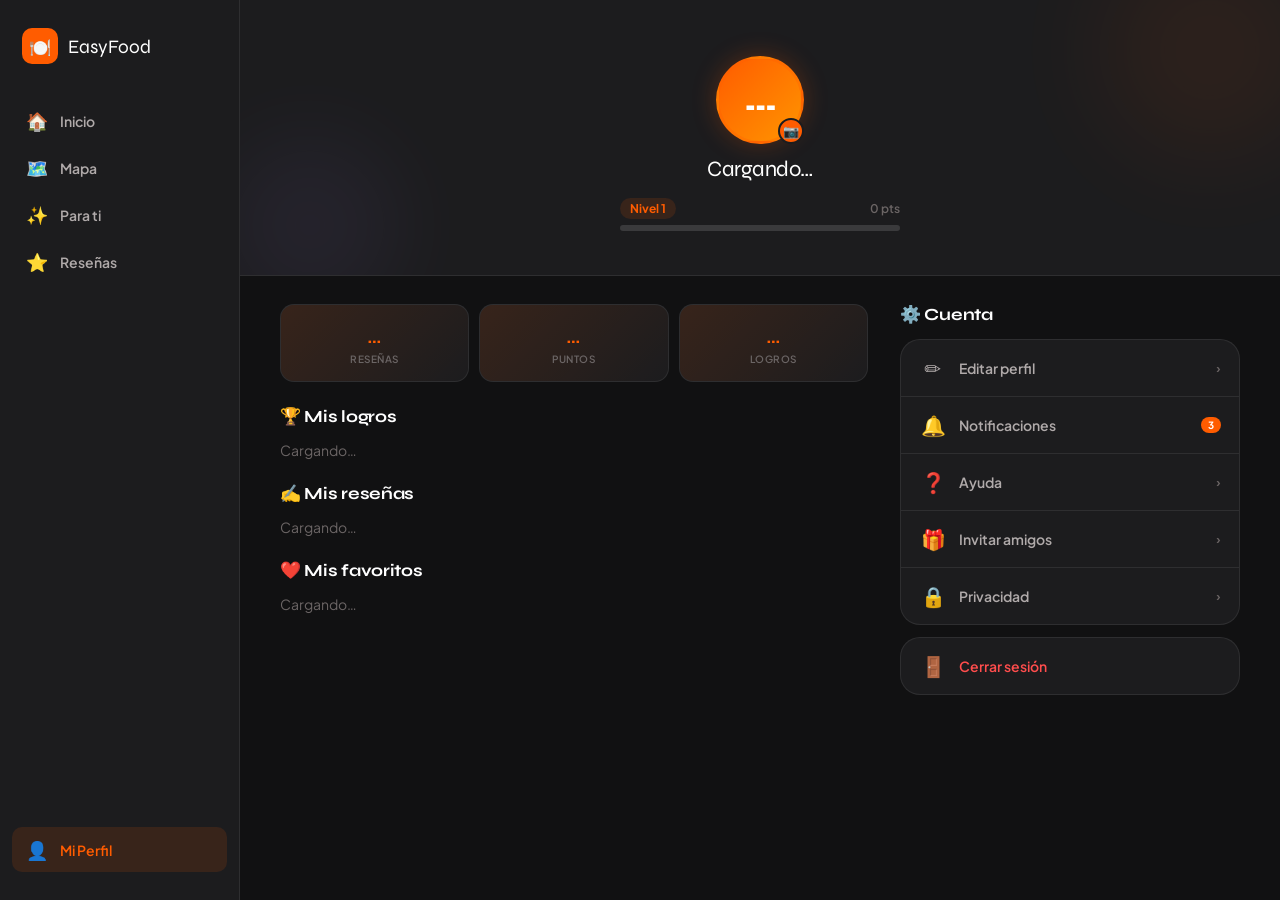
<file: perfil.html>
<!DOCTYPE html>
<html lang="es">
<head>
<meta charset="UTF-8">
<meta name="viewport" content="width=device-width, initial-scale=1.0, maximum-scale=1.0">
<title>EasyFood — Mi Perfil</title>
<link rel="stylesheet" href="shared.css">
<style>
.page-content { padding-bottom:80px; }

/* Hero */
.phero {
  background: var(--surface);
  padding: 56px 20px 28px;
  position: relative; overflow: hidden;
  text-align: center;
  border-bottom: 1px solid var(--border);
}
.pb1 { position:absolute;top:-60px;right:-40px;width:220px;height:220px;border-radius:50%;background:var(--brand);opacity:.07;filter:blur(50px); }
.pb2 { position:absolute;bottom:-40px;left:-20px;width:180px;height:180px;border-radius:50%;background:var(--purple);opacity:.06;filter:blur(40px); }

/* Avatar con botón cámara */
.av-wrap { position:relative;width:88px;margin:0 auto 12px;z-index:1; }
.p-av {
  width:88px;height:88px;border-radius:50%;
  background:linear-gradient(135deg,var(--brand),#FF9500);
  display:flex;align-items:center;justify-content:center;
  font-size:30px;font-weight:800;color:#fff;
  border:3px solid rgba(255,92,0,.3);
  font-family:'Syne',sans-serif;
  box-shadow:0 0 24px rgba(255,92,0,.25);
}
.av-cam {
  position:absolute;bottom:0;right:0;
  width:26px;height:26px;border-radius:50%;
  background:var(--brand);border:2px solid var(--surface);
  display:flex;align-items:center;justify-content:center;
  font-size:13px;cursor:pointer;
}

.pname  { font-family:'Syne',sans-serif;font-size:22px;color:var(--ink);letter-spacing:-.5px;margin-bottom:2px;position:relative;z-index:1; }
.phandle { font-size:13px;color:var(--brand);font-weight:600;margin-bottom:2px;position:relative;z-index:1; }
.ploc   { font-size:12px;color:var(--ink3);margin-bottom:16px;position:relative;z-index:1; }

/* Nivel */
.level-bar-wrap { position:relative;z-index:1;margin:0 auto 16px;max-width:280px; }
.level-info { display:flex;justify-content:space-between;align-items:center;margin-bottom:6px; }
.level-badge { background:var(--brand-bg);color:var(--brand);font-size:12px;font-weight:700;padding:3px 10px;border-radius:20px; }
.level-pts { font-size:12px;color:var(--ink3);font-weight:600; }
.level-bar { height:6px;background:var(--surface3);border-radius:4px;overflow:hidden; }
.level-fill { height:100%;background:linear-gradient(90deg,var(--brand),#FF9500);border-radius:4px;transition:width .6s ease; }

/* Body */
.pbody { padding:20px; }
@media(min-width:768px){ .pbody{padding:28px 40px;display:grid;grid-template-columns:1fr 340px;gap:32px;align-items:start;} }

/* Stats */
.pstats { display:grid;grid-template-columns:repeat(3,1fr);gap:10px;margin-bottom:24px; }
.psc { background:var(--surface);border-radius:var(--rmd);border:1px solid var(--border);padding:16px 12px;text-align:center;position:relative;overflow:hidden; }
.psc::before { content:'';position:absolute;inset:0;background:linear-gradient(135deg,var(--brand-bg),transparent); }
.psnum { font-family:'Syne',sans-serif;font-size:24px;color:var(--brand);margin-bottom:3px;position:relative; }
.pslbl { font-size:10px;color:var(--ink3);font-weight:600;text-transform:uppercase;letter-spacing:.5px;position:relative; }

.psec { margin-bottom:24px; }
.psec h3 { font-family:'Syne',sans-serif;font-size:17px;letter-spacing:-.3px;margin-bottom:14px;color:var(--ink); }

/* Logros */
.achievements-grid { display:grid;grid-template-columns:repeat(2,1fr);gap:10px; }
@media(min-width:480px){ .achievements-grid{grid-template-columns:repeat(3,1fr);} }
.ach-card { background:var(--surface);border:1px solid var(--border);border-radius:var(--rmd);padding:14px;display:flex;flex-direction:column;align-items:center;text-align:center;gap:6px;transition:all .2s;position:relative;overflow:hidden; }
.ach-card.unlocked { border-color:var(--brand);background:var(--brand-bg); }
.ach-card.locked { opacity:.4;filter:grayscale(.8); }
.ach-ico { font-size:28px;position:relative;z-index:1; }
.ach-name { font-size:12px;font-weight:700;color:var(--ink);position:relative;z-index:1; }
.ach-desc { font-size:10px;color:var(--ink3);line-height:1.4;position:relative;z-index:1; }
.ach-pts  { font-size:10px;font-weight:700;color:var(--brand);position:relative;z-index:1; }
.ach-check { position:absolute;top:8px;right:8px;font-size:14px; }

/* Reseñas */
.rmine { background:var(--surface);border-radius:var(--rmd);border:1px solid var(--border);padding:14px 16px;display:flex;gap:12px;align-items:center;cursor:pointer;transition:all .15s;text-decoration:none;margin-bottom:10px; }
.rmine:hover { border-color:var(--brand);box-shadow:var(--sh-sm); }

/* Favoritos */
.fav-grid { display:grid;grid-template-columns:1fr 1fr;gap:10px; }
.fav-card { background:var(--surface);border-radius:var(--rmd);border:1px solid var(--border);padding:14px;cursor:pointer;text-decoration:none;transition:all .15s; }
.fav-card:hover { border-color:var(--brand);box-shadow:var(--sh-sm); }

/* Menu cuenta */
.menulist { background:var(--surface);border-radius:var(--rlg);border:1px solid var(--border);overflow:hidden;margin-bottom:12px; }
.mitem { display:flex;align-items:center;gap:12px;padding:15px 18px;border-bottom:1px solid var(--border);cursor:pointer;font-size:14px;font-weight:600;transition:background .15s;color:var(--ink2);text-decoration:none; }
.mitem:last-child { border-bottom:none; }
.mitem:hover { background:var(--surface2); }
.mitem .mic { font-size:20px;width:28px;text-align:center; }
.mitem .mar { margin-left:auto;color:var(--ink3);font-size:13px; }
.mitem.danger { color:var(--red); }
.mitem .mbadge { margin-left:auto;background:var(--brand);color:#fff;font-size:10px;font-weight:700;padding:2px 7px;border-radius:10px; }

/* Toast */
.toast { position:fixed;bottom:90px;left:50%;transform:translateX(-50%) translateY(20px);background:var(--surface3);color:var(--ink);padding:12px 24px;border-radius:var(--rmd);font-size:14px;font-weight:600;opacity:0;transition:all .3s;z-index:9999;white-space:nowrap;box-shadow:var(--sh-md);border:1px solid var(--border2); }
.toast.show { opacity:1;transform:translateX(-50%) translateY(0); }

/* Overlay genérico */
.overlay { position:fixed;inset:0;background:rgba(0,0,0,.75);z-index:800;display:flex;align-items:flex-end;justify-content:center;opacity:0;pointer-events:none;transition:opacity .3s; }
.overlay.open { opacity:1;pointer-events:all; }
.osheet { background:var(--surface);border-radius:var(--rxl) var(--rxl) 0 0;width:100%;max-width:600px;padding:8px 24px 40px;max-height:92vh;overflow-y:auto;transform:translateY(40px);transition:transform .35s cubic-bezier(.4,0,.2,1);border:1px solid var(--border); }
.overlay.open .osheet { transform:translateY(0); }
.sheet-handle { width:44px;height:5px;background:var(--surface3);border-radius:3px;margin:10px auto 20px; }
.sheet-title { font-family:'Syne',sans-serif;font-size:20px;margin-bottom:20px;color:var(--ink); }

/* Sección info en sheet */
.info-section { background:var(--surface2);border-radius:var(--rmd);padding:16px;margin-bottom:14px;border:1px solid var(--border); }
.info-section-title { font-size:11px;font-weight:700;color:var(--ink3);text-transform:uppercase;letter-spacing:.6px;margin-bottom:12px; }

/* Notificaciones */
.notif-item { display:flex;align-items:center;justify-content:space-between;padding:12px 0;border-bottom:1px solid var(--border); }
.notif-item:last-child { border-bottom:none; }
.notif-info { flex:1; }
.notif-label { font-size:14px;font-weight:600;color:var(--ink);margin-bottom:2px; }
.notif-desc  { font-size:12px;color:var(--ink3); }
.toggle { width:44px;height:24px;border-radius:12px;background:var(--surface3);border:none;cursor:pointer;position:relative;transition:background .2s;flex-shrink:0; }
.toggle.on { background:var(--brand); }
.toggle::after { content:'';position:absolute;top:3px;left:3px;width:18px;height:18px;border-radius:50%;background:#fff;transition:transform .2s; }
.toggle.on::after { transform:translateX(20px); }

/* Achievement popup */
@keyframes achPop { 0%{transform:translate(-50%,-50%) scale(.5);opacity:0} 70%{transform:translate(-50%,-50%) scale(1.05)} 100%{transform:translate(-50%,-50%) scale(1);opacity:1} }
.ach-toast { position:fixed;top:50%;left:50%;transform:translate(-50%,-50%) scale(0);background:var(--surface);border:2px solid var(--brand);border-radius:var(--rlg);padding:28px 32px;text-align:center;z-index:9999;box-shadow:0 20px 60px rgba(0,0,0,.6),0 0 40px rgba(255,92,0,.2);opacity:0;transition:opacity .3s;min-width:260px; }
.ach-toast.show { opacity:1;animation:achPop .4s ease forwards; }
</style>
</head>
<body>

<aside class="sidebar hide-mobile">
  <div class="sb-brand"><div class="sb-logo">🍽️</div><span class="sb-name">EasyFood</span></div>
  <a class="sl" href="index.html"><span class="ic">🏠</span> Inicio</a>
  <a class="sl" href="mapa.html"><span class="ic">🗺️</span> Mapa</a>
  <a class="sl" href="parati.html"><span class="ic">✨</span> Para ti</a>
  <a class="sl" href="resenas.html"><span class="ic">⭐</span> Reseñas</a>
  <a class="sl active sl-space" href="perfil.html"><span class="ic">👤</span> Mi Perfil</a>
</aside>

<main class="main-with-sidebar page-content">

  <!-- Hero -->
  <div class="phero">
    <div class="pb1"></div><div class="pb2"></div>
    <div class="av-wrap">
      <div class="p-av" id="p-av">…</div>
      <div class="av-cam" onclick="uploadAvatar()">📷</div>
  <input type="file" id="av-input" accept="image/*" style="display:none" onchange="handleAvatarChange(event)">
    </div>
    <div class="pname"   id="p-name">Cargando…</div>
    <div class="phandle" id="p-handle"></div>
    <div class="ploc"    id="p-loc"></div>
    <div class="level-bar-wrap">
      <div class="level-info">
        <span class="level-badge" id="level-badge">Nivel 1</span>
        <span class="level-pts"   id="level-pts">0 pts</span>
      </div>
      <div class="level-bar">
        <div class="level-fill" id="level-fill" style="width:0%"></div>
      </div>
    </div>
  </div>

  <div class="pbody">
    <div>
      <!-- Stats -->
      <div class="pstats">
        <div class="psc"><div class="psnum" id="st-reviews">…</div><div class="pslbl">Reseñas</div></div>
        <div class="psc"><div class="psnum" id="st-points">…</div><div class="pslbl">Puntos</div></div>
        <div class="psc"><div class="psnum" id="st-ach">…</div><div class="pslbl">Logros</div></div>
      </div>

      <!-- Logros -->
      <div class="psec">
        <h3>🏆 Mis logros</h3>
        <div class="achievements-grid" id="ach-grid">
          <div style="color:var(--ink3);font-size:14px;grid-column:span 2">Cargando…</div>
        </div>
      </div>

      <!-- Mis reseñas -->
      <div class="psec">
        <h3>✍️ Mis reseñas</h3>
        <div id="my-reviews"><div style="color:var(--ink3);font-size:14px">Cargando…</div></div>
      </div>

      <!-- Favoritos -->
      <div class="psec">
        <h3>❤️ Mis favoritos</h3>
        <div class="fav-grid" id="fav-grid">
          <div style="color:var(--ink3);font-size:14px;grid-column:span 2">Cargando…</div>
        </div>
      </div>
    </div>

    <!-- Columna derecha -->
    <div>
      <div class="psec">
        <h3>⚙️ Cuenta</h3>
        <div class="menulist">
          <a class="mitem" href="#" onclick="openSheet('edit')"><span class="mic">✏️</span>Editar perfil<span class="mar">›</span></a>
          <a class="mitem" href="#" onclick="openSheet('notif')"><span class="mic">🔔</span>Notificaciones<span class="mbadge">3</span></a>
          <a class="mitem" href="#" onclick="openSheet('help')"><span class="mic">❓</span>Ayuda<span class="mar">›</span></a>
          <a class="mitem" href="#" onclick="openSheet('invite')"><span class="mic">🎁</span>Invitar amigos<span class="mar">›</span></a>
          <a class="mitem" href="#" onclick="openSheet('privacy')"><span class="mic">🔒</span>Privacidad<span class="mar">›</span></a>
        </div>
        <div class="menulist">
          <a class="mitem danger" href="#" onclick="doSignOut()"><span class="mic">🚪</span>Cerrar sesión</a>
        </div>
      </div>
    </div>
  </div>
</main>

<nav class="bnav">
  <a class="ni" href="index.html"><span class="ni-icon">🏠</span><span>Inicio</span></a>
  <a class="ni" href="mapa.html"><span class="ni-icon">🗺️</span><span>Mapa</span></a>
  <a class="ni" href="parati.html"><span class="ni-icon">✨</span><span>Para ti</span></a>
  <a class="ni" href="resenas.html"><span class="ni-icon">⭐</span><span>Reseñas</span></a>
  <a class="ni active" href="perfil.html"><span class="ni-icon">👤</span><span>Perfil</span></a>
</nav>

<!-- ── OVERLAY EDITAR PERFIL ── -->
<div class="overlay" id="overlay-edit" onclick="closeSheet('edit',event)">
  <div class="osheet">
    <div class="sheet-handle"></div>
    <div class="sheet-title">✏️ Editar perfil</div>

    <div class="info-section">
      <div class="info-section-title">Información personal</div>
      <div style="display:flex;flex-direction:column;gap:12px">
        <div style="display:grid;grid-template-columns:1fr 1fr;gap:10px">
          <div class="input-group"><label>Nombre</label><input class="input" id="ed-name" placeholder="Camila"></div>
          <div class="input-group"><label>Apellido</label><input class="input" id="ed-last" placeholder="Torres"></div>
        </div>
        <div class="input-group"><label>Nombre de usuario</label>
          <div class="input-icon"><span class="ico" style="color:var(--brand);font-style:normal;font-weight:700">@</span>
          <input class="input" id="ed-handle" placeholder="camilatorres" style="padding-left:36px"></div>
        </div>
        <div class="input-group"><label>Teléfono</label>
          <div class="input-icon"><span class="ico">📞</span>
          <input class="input" id="ed-phone" placeholder="+56 9 1234 5678" type="tel"></div>
        </div>
        <div class="input-group"><label>Comuna</label>
          <select class="input" id="ed-comuna">
            <option value="">Selecciona tu comuna…</option>
            <option>Santiago Centro</option><option>Providencia</option>
            <option>Las Condes</option><option>Vitacura</option>
            <option>Ñuñoa</option><option>Barrio Italia</option>
            <option>La Florida</option><option>Maipú</option>
            <option>San Miguel</option><option>La Reina</option>
            <option>Lo Barnechea</option><option>Otra</option>
          </select>
        </div>
      </div>
    </div>

    <div class="info-section">
      <div class="info-section-title">Sobre ti</div>
      <div class="input-group">
        <label>Bio</label>
        <textarea class="input" id="ed-bio" rows="3" placeholder="Cuéntanos algo de ti… ej: Amante del ramen y las burgers gourmet 🍜" style="resize:none"></textarea>
      </div>
    </div>

    <div id="edit-error" style="color:var(--red);font-size:13px;margin-bottom:12px;display:none"></div>
    <button class="btn btn-primary btn-full" id="btn-save" onclick="saveProfile()">Guardar cambios</button>
    <button class="btn btn-ghost btn-full" style="margin-top:8px" onclick="closeSheet('edit')">Cancelar</button>
  </div>
</div>

<!-- ── OVERLAY NOTIFICACIONES ── -->
<div class="overlay" id="overlay-notif" onclick="closeSheet('notif',event)">
  <div class="osheet">
    <div class="sheet-handle"></div>
    <div class="sheet-title">🔔 Notificaciones</div>
    <div class="info-section">
      <div class="info-section-title">Actividad</div>
      <div class="notif-item">
        <div class="notif-info">
          <div class="notif-label">Reseñas marcadas como útiles</div>
          <div class="notif-desc">Cuando alguien marque tu reseña como útil</div>
        </div>
        <button class="toggle on" onclick="this.classList.toggle('on')"></button>
      </div>
      <div class="notif-item">
        <div class="notif-info">
          <div class="notif-label">Nuevos logros</div>
          <div class="notif-desc">Cuando desbloquees un nuevo logro</div>
        </div>
        <button class="toggle on" onclick="this.classList.toggle('on')"></button>
      </div>
      <div class="notif-item">
        <div class="notif-info">
          <div class="notif-label">Recordatorios de reseña</div>
          <div class="notif-desc">Te recordamos reseñar locales que visitaste</div>
        </div>
        <button class="toggle" onclick="this.classList.toggle('on')"></button>
      </div>
    </div>
    <div class="info-section">
      <div class="info-section-title">Novedades</div>
      <div class="notif-item">
        <div class="notif-info">
          <div class="notif-label">Nuevos locales en tu zona</div>
          <div class="notif-desc">Cuando abra un restaurante cerca tuyo</div>
        </div>
        <button class="toggle on" onclick="this.classList.toggle('on')"></button>
      </div>
      <div class="notif-item">
        <div class="notif-info">
          <div class="notif-label">Newsletter EasyFood</div>
          <div class="notif-desc">Los mejores spots de Santiago cada semana</div>
        </div>
        <button class="toggle" onclick="this.classList.toggle('on')"></button>
      </div>
    </div>
    <button class="btn btn-primary btn-full" onclick="showToast('✅ Preferencias guardadas');closeSheet('notif')">Guardar</button>
  </div>
</div>

<!-- ── OVERLAY AYUDA ── -->
<div class="overlay" id="overlay-help" onclick="closeSheet('help',event)">
  <div class="osheet">
    <div class="sheet-handle"></div>
    <div class="sheet-title">❓ Ayuda</div>
    <div class="info-section">
      <div class="info-section-title">Preguntas frecuentes</div>
      ${[
        ['¿Cómo gano puntos?','Ganas 10 puntos por cada reseña que publiques. Los puntos desbloquean logros y suben tu nivel.'],
        ['¿Cómo agrego un restaurante?','Por ahora los restaurantes los agrega el equipo de EasyFood. Próximamente los dueños podrán registrarlos.'],
        ['¿Puedo editar mi reseña?','Actualmente no, pero lo tenemos en el roadmap. Por ahora puedes eliminarla y volver a escribirla.'],
        ['¿Cómo funciona el mapa?','El mapa muestra todos los locales de Santiago. Activa tu ubicación para ver los más cercanos.'],
      ].map(([q,a]) => `
      <details style="padding:12px 0;border-bottom:1px solid var(--border);cursor:pointer">
        <summary style="font-size:14px;font-weight:600;color:var(--ink);list-style:none;display:flex;justify-content:space-between">
          ${q} <span style="color:var(--brand)">+</span>
        </summary>
        <p style="font-size:13px;color:var(--ink3);margin-top:8px;line-height:1.6">${a}</p>
      </details>`).join('')}
    </div>
    <div class="info-section" style="text-align:center">
      <div class="info-section-title">¿Necesitas más ayuda?</div>
      <p style="font-size:13px;color:var(--ink3);margin-bottom:14px">Escríbenos y te respondemos en menos de 24 horas</p>
      <button class="btn btn-primary btn-full" onclick="showToast('📧 Abriendo correo…')">✉️ Contactar soporte</button>
    </div>
  </div>
</div>

<!-- ── OVERLAY INVITAR ── -->
<div class="overlay" id="overlay-invite" onclick="closeSheet('invite',event)">
  <div class="osheet">
    <div class="sheet-handle"></div>
    <div class="sheet-title">🎁 Invitar amigos</div>
    <div style="text-align:center;padding:20px 0">
      <div style="font-size:64px;margin-bottom:16px">🍔</div>
      <h3 style="font-family:'Syne',sans-serif;font-size:22px;margin-bottom:8px;color:var(--ink)">Comparte EasyFood</h3>
      <p style="font-size:14px;color:var(--ink3);line-height:1.7;margin-bottom:24px">
        Invita a tus amigos a descubrir los mejores locales de Santiago.<br>
        Próximamente: gana <strong style="color:var(--brand)">50 puntos</strong> por cada amigo que se registre.
      </p>
      <div style="background:var(--surface2);border:1px solid var(--border);border-radius:var(--rmd);padding:14px;margin-bottom:16px;display:flex;align-items:center;gap:10px">
        <span style="flex:1;font-size:13px;color:var(--ink3);text-align:left" id="invite-link">easyfood.vercel.app/register?ref=IO</span>
        <button class="btn btn-primary btn-sm" onclick="copyInvite()">Copiar</button>
      </div>
      <div style="display:flex;gap:10px">
        <button class="btn btn-secondary btn-full" onclick="shareWhatsapp()">📱 WhatsApp</button>
        <button class="btn btn-secondary btn-full" onclick="shareIG()">📸 Instagram</button>
      </div>
    </div>
  </div>
</div>

<!-- ── OVERLAY PRIVACIDAD ── -->
<div class="overlay" id="overlay-privacy" onclick="closeSheet('privacy',event)">
  <div class="osheet">
    <div class="sheet-handle"></div>
    <div class="sheet-title">🔒 Privacidad</div>
    <div class="info-section">
      <div class="info-section-title">Visibilidad</div>
      <div class="notif-item">
        <div class="notif-info">
          <div class="notif-label">Perfil público</div>
          <div class="notif-desc">Otros usuarios pueden ver tu perfil y reseñas</div>
        </div>
        <button class="toggle on" onclick="this.classList.toggle('on')"></button>
      </div>
      <div class="notif-item">
        <div class="notif-info">
          <div class="notif-label">Mostrar ubicación</div>
          <div class="notif-desc">Mostrar tu comuna en el perfil</div>
        </div>
        <button class="toggle on" onclick="this.classList.toggle('on')"></button>
      </div>
    </div>
    <div class="info-section">
      <div class="info-section-title">Datos</div>
      <a class="mitem" href="#" style="border-radius:var(--rsm);padding:12px 0"><span class="mic">📥</span>Descargar mis datos<span class="mar">›</span></a>
      <a class="mitem danger" href="#" onclick="showToast('⚠️ Contacta soporte para eliminar tu cuenta')" style="padding:12px 0"><span class="mic">🗑️</span>Eliminar cuenta</a>
    </div>
    <button class="btn btn-primary btn-full" onclick="showToast('✅ Privacidad guardada');closeSheet('privacy')">Guardar</button>
  </div>
</div>

<!-- Achievement popup -->
<div class="ach-toast" id="ach-toast">
  <div style="font-size:48px;margin-bottom:12px" id="ach-toast-ico">🏆</div>
  <div style="font-size:11px;font-weight:700;color:var(--brand);text-transform:uppercase;letter-spacing:1px;margin-bottom:6px">¡Logro desbloqueado!</div>
  <div style="font-family:'Syne',sans-serif;font-size:18px;color:var(--ink);margin-bottom:4px" id="ach-toast-name"></div>
  <div style="font-size:13px;color:var(--ink3)" id="ach-toast-desc"></div>
</div>

<script type="module">
import { createClient } from 'https://esm.sh/@supabase/supabase-js@2';
import { SUPABASE_URL, SUPABASE_KEY } from './config.js';

const sb = createClient(SUPABASE_URL, SUPABASE_KEY);
const { data:{ session } } = await sb.auth.getSession();
if (!session) { location.href='login.html'; }
const uid = session.user.id;
let profileData = null;

// ── Toast ─────────────────────────────────────────────────────────────────────
window.showToast = (msg) => {
  let t = document.getElementById('gt');
  if (!t) { t=document.createElement('div');t.id='gt';t.className='toast';document.body.appendChild(t); }
  t.textContent=msg; t.classList.add('show');
  setTimeout(()=>t.classList.remove('show'), 2800);
};

// ── Overlays ──────────────────────────────────────────────────────────────────
window.openSheet = (id) => {
  if (id==='edit') fillEditForm();
  document.getElementById(`overlay-${id}`).classList.add('open');
};
window.closeSheet = (id, e) => {
  if (!e || e.target===document.getElementById(`overlay-${id}`))
    document.getElementById(`overlay-${id}`).classList.remove('open');
};

// ── Cargar perfil ─────────────────────────────────────────────────────────────
async function loadProfile() {
  const { data } = await sb.from('profiles')
    .select('*, comunas(name)')
    .eq('id', uid).single();
  profileData = data;

  const name = data?.name || session.user.user_metadata?.name || session.user.email;
  const initials = name?.split(' ').map(w=>w[0]).join('').toUpperCase().slice(0,2) || '👤';

  // Avatar: foto o iniciales
  const avEl = document.getElementById('p-av');
  if (data?.avatar_url) {
    avEl.innerHTML = `<img src="${data.avatar_url}" style="width:100%;height:100%;border-radius:50%;object-fit:cover">`;
  } else {
    avEl.textContent = initials;
  }

  document.getElementById('p-name').textContent    = name || '—';
  document.getElementById('p-handle').textContent  = data?.handle ? `@${data.handle.replace('@','')}` : '';
  document.getElementById('p-loc').textContent     = data?.bio || (data?.comunas?.name || data?.comuna || '');
  document.getElementById('st-points').textContent = data?.points || 0;

  const pts   = data?.points || 0;
  const level = data?.level  || 1;
  const pct   = Math.min(100, (pts % 100));
  document.getElementById('level-badge').textContent = `Nivel ${level}`;
  document.getElementById('level-pts').textContent   = `${pts} pts · faltan ${100-(pts%100)} para nivel ${level+1}`;
  document.getElementById('level-fill').style.width  = pct + '%';
}

// ── Stats ─────────────────────────────────────────────────────────────────────
async function loadStats() {
  const [{ count: rvCount }, { count: achCount }] = await Promise.all([
    sb.from('reviews').select('*',{count:'exact',head:true}).eq('user_id',uid),
    sb.from('user_achievements').select('*',{count:'exact',head:true}).eq('user_id',uid),
  ]);
  document.getElementById('st-reviews').textContent = rvCount||0;
  document.getElementById('st-ach').textContent     = `${achCount||0}/10`;
}

// ── Logros ────────────────────────────────────────────────────────────────────
async function loadAchievements() {
  const [{ data: all }, { data: unlocked }] = await Promise.all([
    sb.from('achievements').select('*').order('points_required'),
    sb.from('user_achievements').select('achievement_id').eq('user_id', uid)
  ]);
  const uIds = new Set((unlocked||[]).map(u=>u.achievement_id));
  document.getElementById('ach-grid').innerHTML = (all||[]).map(a => {
    const ok = uIds.has(a.id);
    return `<div class="ach-card ${ok?'unlocked':'locked'}">
      ${ok?'<span class="ach-check">✅</span>':''}
      <div class="ach-ico">${a.icon}</div>
      <div class="ach-name">${a.name}</div>
      <div class="ach-desc">${a.description}</div>
      ${!ok?`<div class="ach-pts">${a.points_required} pts</div>`:''}
    </div>`;
  }).join('');
}

// ── Reseñas ───────────────────────────────────────────────────────────────────
async function loadMyReviews() {
  const { data } = await sb.from('reviews')
    .select('*, restaurants(id,name,icon)')
    .eq('user_id', uid).order('created_at',{ascending:false}).limit(5);
  document.getElementById('my-reviews').innerHTML = data?.length
    ? data.map(r => {
      const fecha = new Date(r.created_at).toLocaleDateString('es-CL',{day:'numeric',month:'short'});
      return `<a class="rmine" href="restaurante.html?id=${r.restaurants?.id}">
        <div style="width:46px;height:46px;border-radius:14px;display:flex;align-items:center;justify-content:center;font-size:22px;flex-shrink:0;background:var(--surface2)">${r.restaurants?.icon||'🍽️'}</div>
        <div style="flex:1">
          <div style="font-size:14px;font-weight:700;color:var(--ink)">${r.restaurants?.name||'—'}</div>
          <div style="font-size:12px;color:var(--ink3)">${fecha} · <span style="color:var(--brand)">${'★'.repeat(r.rating)}</span> · +10 pts</div>
        </div>
        <span style="color:var(--ink3)">›</span>
      </a>`;}).join('')
    : '<p style="color:var(--ink3);font-size:14px">Aún no has escrito reseñas. ¡Escribe una y gana 10 puntos!</p>';
}

// ── Favoritos ─────────────────────────────────────────────────────────────────
async function loadFavs() {
  const { data } = await sb.from('favorites')
    .select('restaurants(id,name,icon,comunas(name))').eq('user_id', uid);
  const list = data?.map(f=>f.restaurants).filter(Boolean)||[];
  document.getElementById('fav-grid').innerHTML = list.length
    ? list.map(r=>`<a class="fav-card" href="restaurante.html?id=${r.id}">
        <div style="font-size:24px;margin-bottom:6px">${r.icon||'🍽️'}</div>
        <div style="font-size:13px;font-weight:700;color:var(--ink);margin-bottom:2px">${r.name}</div>
        <div style="font-size:11px;color:var(--ink3)">${r.comunas?.name||''}</div>
      </a>`).join('')
    : '<p style="color:var(--ink3);font-size:14px;grid-column:span 2">Aún no tienes favoritos. ❤️</p>';
}

// ── Editar perfil ─────────────────────────────────────────────────────────────
function fillEditForm() {
  const name = (profileData?.name||'').split(' ');
  document.getElementById('ed-name').value   = name[0]||'';
  document.getElementById('ed-last').value   = name.slice(1).join(' ')||'';
  document.getElementById('ed-handle').value = (profileData?.handle||'').replace('@','');
  document.getElementById('ed-bio').value    = profileData?.bio||'';
  document.getElementById('ed-phone').value  = profileData?.phone||'';
  // Seleccionar comuna guardada
  const comunaEl = document.getElementById('ed-comuna');
  const comunaVal = profileData?.comuna || profileData?.comunas?.name || '';
  for (let opt of comunaEl.options) {
    if (opt.value === comunaVal || opt.text === comunaVal) {
      opt.selected = true; break;
    }
  }
}

window.saveProfile = async () => {
  const name   = (document.getElementById('ed-name').value+' '+document.getElementById('ed-last').value).trim();
  const handle = document.getElementById('ed-handle').value.trim().replace('@','').toLowerCase().replace(/\s+/g,'');
  const bio    = document.getElementById('ed-bio').value.trim();
  const phone  = document.getElementById('ed-phone').value.trim();
  const comuna = document.getElementById('ed-comuna').value;
  const errEl  = document.getElementById('edit-error');
  errEl.style.display='none';

  if (!name) { errEl.textContent='El nombre es obligatorio'; errEl.style.display='block'; return; }
  if (handle && handle.length < 3) { errEl.textContent='El usuario debe tener al menos 3 caracteres'; errEl.style.display='block'; return; }

  const btn = document.getElementById('btn-save');
  btn.textContent='Guardando…'; btn.disabled=true;

  const updates = { name, bio, phone, comuna };
  if (handle) updates.handle = '@'+handle;

  const { error } = await sb.from('profiles').update(updates).eq('id', uid);
  btn.textContent='Guardar cambios'; btn.disabled=false;

  if (error) {
    const msgs = { '23505': 'Ese nombre de usuario ya está en uso, prueba otro' };
    errEl.textContent = msgs[error.code] || error.message;
    errEl.style.display='block';
    return;
  }
  closeSheet('edit');
  showToast('✅ Perfil actualizado');
  loadProfile();
};

// ── Invitar ───────────────────────────────────────────────────────────────────
window.copyInvite = () => {
  navigator.clipboard?.writeText(document.getElementById('invite-link').textContent);
  showToast('🔗 Link copiado');
};
window.shareWhatsapp = () => {
  window.open(`https://wa.me/?text=Descubre los mejores restaurantes de Santiago en EasyFood 🍔 ${document.getElementById('invite-link').textContent}`);
};
window.shareIG = () => showToast('📸 Copia el link y compártelo en tu historia');

// ── Avatar upload ─────────────────────────────────────────────────────────────
window.uploadAvatar = () => document.getElementById('av-input').click();

window.handleAvatarChange = async (e) => {
  const file = e.target.files[0];
  if (!file) return;
  if (file.size > 2 * 1024 * 1024) { showToast('⚠️ La imagen debe pesar menos de 2MB'); return; }

  showToast('⏳ Subiendo foto…');
  const ext  = file.name.split('.').pop();
  const path = `avatars/${uid}.${ext}`;

  // Subir a Supabase Storage
  const { error: upErr } = await sb.storage.from('avatars').upload(path, file, { upsert: true });
  if (upErr) { showToast('❌ Error al subir imagen'); return; }

  // Obtener URL pública
  const { data: urlData } = sb.storage.from('avatars').getPublicUrl(path);
  const url = urlData.publicUrl + '?t=' + Date.now();

  // Guardar en perfil
  await sb.from('profiles').update({ avatar_url: url }).eq('id', uid);
  showToast('✅ Foto actualizada');
  loadProfile();
};

// ── Cerrar sesión ─────────────────────────────────────────────────────────────
window.doSignOut = async () => { await sb.auth.signOut(); location.href='login.html'; };

// ── Achievement popup ─────────────────────────────────────────────────────────
function showAchievement(ach) {
  document.getElementById('ach-toast-ico').textContent  = ach.icon;
  document.getElementById('ach-toast-name').textContent = ach.name;
  document.getElementById('ach-toast-desc').textContent = ach.description;
  const t = document.getElementById('ach-toast');
  t.classList.add('show');
  setTimeout(()=>t.classList.remove('show'), 3500);
}

// ── Realtime logros ───────────────────────────────────────────────────────────
sb.channel('ach').on('postgres_changes',{
  event:'INSERT',schema:'public',table:'user_achievements',filter:`user_id=eq.${uid}`
}, async (p) => {
  const { data: a } = await sb.from('achievements').select('*').eq('id',p.new.achievement_id).single();
  if (a) { showAchievement(a); loadAchievements(); loadStats(); loadProfile(); }
}).subscribe();

// ── Init ──────────────────────────────────────────────────────────────────────
// Agregar phone a profiles si no existe
await sb.rpc || null;

loadProfile(); loadStats(); loadAchievements(); loadMyReviews(); loadFavs();
</script>
</body>
</html>
</file>
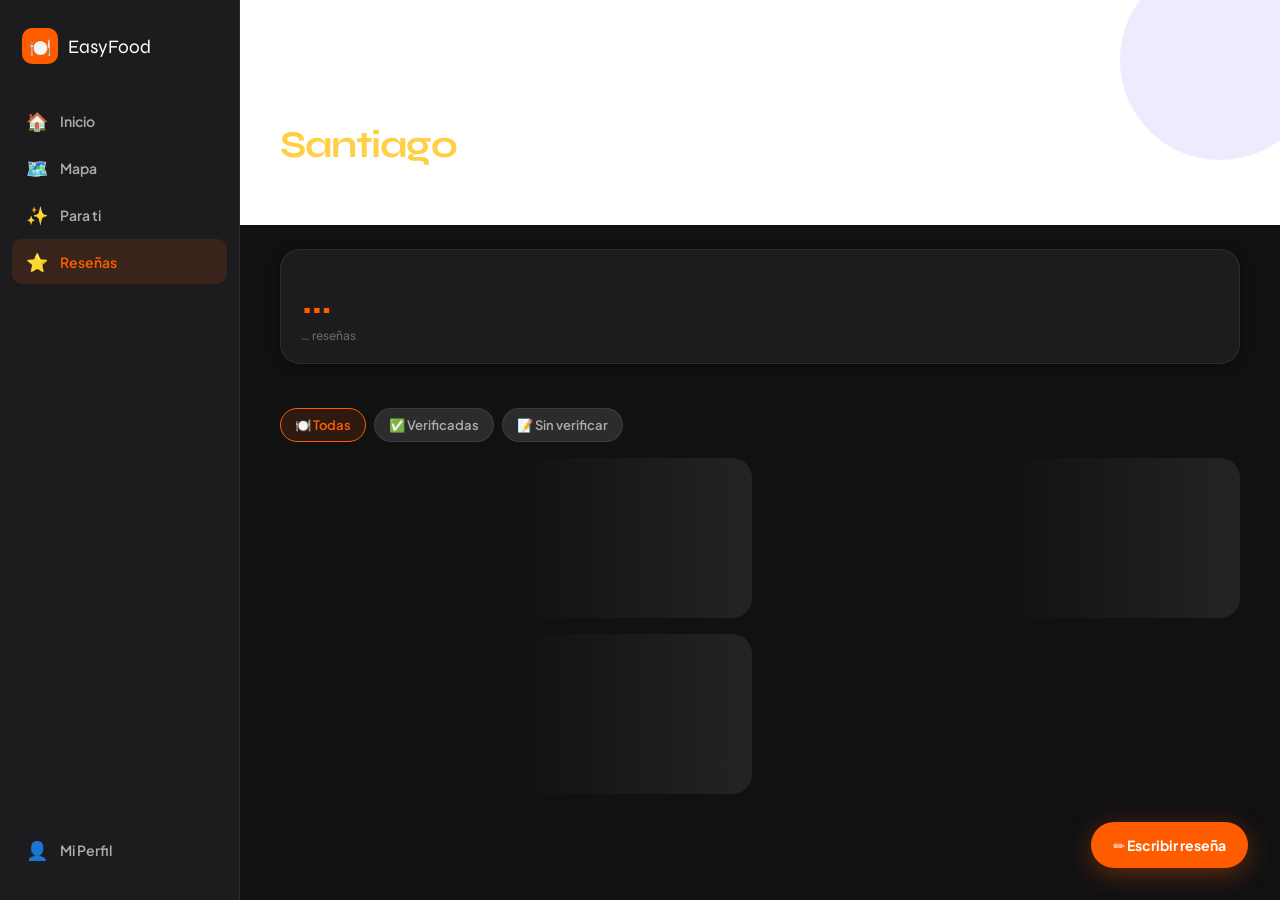
<file: resenas.html>
<!DOCTYPE html>
<html lang="es">
<head>
<meta charset="UTF-8">
<meta name="viewport" content="width=device-width, initial-scale=1.0, maximum-scale=1.0">
<title>EasyFood — Reseñas</title>
<link rel="stylesheet" href="shared.css">
<style>
.page-content { padding-bottom:80px; }
.revhero { background:var(--ink);padding:56px 20px 32px;position:relative;overflow:hidden; }
@media(min-width:768px){ .revhero{padding:40px 40px 32px;} }
.rblob { position:absolute;top:-40px;right:-40px;width:200px;height:200px;border-radius:50%;background:var(--purple);opacity:.18; }
.revtitle { font-family:'Syne',sans-serif;font-size:clamp(26px,6vw,38px);color:#fff;letter-spacing:-1px;margin-bottom:6px;position:relative;z-index:1; }
.revtitle span { color:var(--yellow); }
.revsub { font-size:13px;color:rgba(255,255,255,.5);position:relative;z-index:1;margin-bottom:4px; }

.rbox { margin:20px;background:var(--surface);border-radius:var(--rlg);border:1px solid var(--border);padding:20px;display:flex;gap:24px;align-items:center;box-shadow:var(--sh-sm); }
@media(min-width:768px){ .rbox{margin:24px 40px;} }
.bignum { font-family:'Syne',sans-serif;font-size:52px;color:var(--brand);line-height:1; }
.bar-track { flex:1;height:7px;background:var(--bg2);border-radius:4px;overflow:hidden; }
.bar-fill  { height:100%;background:var(--brand);border-radius:4px; }

.rev-filters { padding:0 20px 16px;display:flex;gap:8px;overflow-x:auto;scrollbar-width:none; }
.rev-filters::-webkit-scrollbar { display:none; }
@media(min-width:768px){ .rev-filters{padding:0 40px 20px;} }

.revbody { padding:0 20px; }
@media(min-width:768px){ .revbody{padding:0 40px;display:grid;grid-template-columns:repeat(auto-fill,minmax(340px,1fr));gap:16px;} }

.rcard { background:var(--surface);border-radius:var(--rlg);border:1px solid var(--border);padding:18px;margin-bottom:14px;transition:box-shadow .18s; }
@media(min-width:768px){ .rcard{margin-bottom:0;} }
.rcard:hover { box-shadow:var(--sh-md); }
.rhdr { display:flex;align-items:center;gap:12px;margin-bottom:10px; }
.rtxt { font-size:14px;color:var(--ink2);line-height:1.65;margin-bottom:12px; }
.ract { display:flex;gap:8px; }
.btnh { font-size:12px;font-weight:600;font-family:inherit;color:var(--ink2);background:var(--bg);border:1px solid var(--border);border-radius:20px;padding:5px 12px;cursor:pointer;transition:all .15s; }
.btnh:hover { background:var(--brand-bg);color:var(--brand);border-color:var(--brand); }
.resto-tag { display:inline-flex;align-items:center;gap:5px;font-size:12px;font-weight:600;padding:4px 10px;border-radius:20px;background:var(--surface2);border:1px solid var(--border);cursor:pointer;color:var(--ink2);margin-top:8px;text-decoration:none; }
.resto-tag:hover { color:var(--brand);border-color:var(--brand); }

/* Verified card */
.rcard-verified { border-color:rgba(0,194,122,.3) !important; }
.verified-banner {
  background:var(--green-bg);color:var(--green);
  font-size:11px;font-weight:700;padding:6px 14px;
  margin:-18px -18px 14px -18px;
  border-bottom:1px solid rgba(0,194,122,.2);
  display:flex;align-items:center;gap:6px;
}

/* Filtros por verificación */
.ver-tabs { display:flex;gap:8px;padding:0 20px 14px;overflow-x:auto;scrollbar-width:none; }
.ver-tabs::-webkit-scrollbar { display:none; }
@media(min-width:768px){ .ver-tabs{padding:0 40px 16px;} }
/* Skeleton */
.skeleton { background:linear-gradient(90deg,var(--bg) 25%,var(--border) 50%,var(--bg) 75%);background-size:200% 100%;animation:shimmer 1.4s infinite;border-radius:var(--rlg);height:160px; }
@keyframes shimmer { 0%{background-position:200% 0}100%{background-position:-200% 0} }
</style>
</head>
<body>

<aside class="sidebar hide-mobile">
  <div class="sb-brand"><div class="sb-logo">🍽️</div><span class="sb-name">EasyFood</span></div>
  <a class="sl" href="index.html"><span class="ic">🏠</span> Inicio</a>
  <a class="sl" href="mapa.html"><span class="ic">🗺️</span> Mapa</a>
  <a class="sl" href="parati.html"><span class="ic">✨</span> Para ti</a>
  <a class="sl active" href="resenas.html"><span class="ic">⭐</span> Reseñas</a>
  <a class="sl sl-space" href="perfil.html"><span class="ic">👤</span> Mi Perfil</a>
</aside>

<main class="main-with-sidebar page-content">

  <div class="revhero">
    <div class="rblob"></div>
    <div style="position:relative;z-index:1;margin-bottom:16px">
      <a href="index.html" style="color:rgba(255,255,255,.6);font-size:14px;font-weight:600;text-decoration:none">← Inicio</a>
    </div>
    <h1 class="revtitle">Lo que opina<br><span>Santiago</span></h1>
    <p class="revsub">Reseñas verificadas de usuarios reales</p>
  </div>

  <!-- Rating global -->
  <div class="rbox" id="rbox">
    <div>
      <div class="bignum" id="avg-global">…</div>
      <div style="color:var(--brand);font-size:18px;margin:6px 0 4px" id="stars-global"></div>
      <div style="font-size:12px;color:var(--ink3);font-weight:500" id="count-global">… reseñas</div>
    </div>
    <div style="flex:1;display:flex;flex-direction:column;gap:6px" id="bars-global"></div>
  </div>

  <!-- Filtros categoría -->
  <div class="rev-filters" id="rev-filters"></div>

  <!-- Filtro verificadas/todas -->
  <div class="ver-tabs">
    <div class="chip sel" id="vtab-all" onclick="setVerFilter('all')">🍽️ Todas</div>
    <div class="chip" id="vtab-verified" onclick="setVerFilter('verified')">✅ Verificadas</div>
    <div class="chip" id="vtab-unverified" onclick="setVerFilter('unverified')">📝 Sin verificar</div>
  </div>

  <!-- Grid reseñas -->
  <div class="revbody" id="rev-grid">
    <div class="skeleton"></div>
    <div class="skeleton"></div>
    <div class="skeleton"></div>
  </div>

</main>

<!-- FAB escribir reseña -->
<button class="fab" onclick="window.location.href='index.html'">✏️ Escribir reseña</button>

<nav class="bnav">
  <a class="ni" href="index.html"><span class="ni-icon">🏠</span><span>Inicio</span></a>
  <a class="ni" href="mapa.html"><span class="ni-icon">🗺️</span><span>Mapa</span></a>
  <a class="ni active" href="resenas.html"><span class="ni-icon">⭐</span><span>Reseñas</span></a>
  <a class="ni" href="perfil.html"><span class="ni-icon">👤</span><span>Perfil</span></a>
</nav>

<script type="module">
import { createClient } from 'https://esm.sh/@supabase/supabase-js@2';
import { SUPABASE_URL, SUPABASE_KEY } from './config.js';

const sb = createClient(SUPABASE_URL, SUPABASE_KEY);

// Auth check
const { data:{ session } } = await sb.auth.getSession();
if (!session) { location.href='login.html'; }

const CATEGORIES = [
  {id:'all',icon:'🍽️',label:'Todos'},
  {id:'burger',icon:'🍔',label:'Burger'},
  {id:'pizza',icon:'🍕',label:'Pizza'},
  {id:'ramen',icon:'🍜',label:'Ramen'},
  {id:'sushi',icon:'🍣',label:'Sushi'},
  {id:'healthy',icon:'🥗',label:'Sano'},
  {id:'coffee',icon:'☕',label:'Café'},
  {id:'seafood',icon:'🦞',label:'Mariscos'},
  {id:'chilena',icon:'🫕',label:'Chilena'},
  {id:'parrilla',icon:'🥩',label:'Parrilla'},
];

let activeFilter = 'all';
let verFilter = 'all';

window.setVerFilter = (f) => {
  verFilter = f;
  ['all','verified','unverified'].forEach(id => {
    document.getElementById(`vtab-${id}`).classList.toggle('sel', id === f);
  });
  loadReviews();
};

// ── Filtros ───────────────────────────────────────────────────────────────────
function renderFilters() {
  document.getElementById('rev-filters').innerHTML = CATEGORIES.map(c => `
    <div class="chip ${c.id===activeFilter?'sel':''}" onclick="window._setFilter('${c.id}')">
      ${c.icon} ${c.label}
    </div>`).join('');
}
window._setFilter = (id) => { activeFilter=id; renderFilters(); loadReviews(); };

// ── Stats globales ────────────────────────────────────────────────────────────
async function loadStats() {
  const { data } = await sb.from('reviews').select('rating');
  const ratings = data?.map(r=>r.rating)||[];
  const total = ratings.length;
  const avg = total ? (ratings.reduce((a,b)=>a+b,0)/total).toFixed(1) : '—';
  document.getElementById('avg-global').textContent = avg;
  document.getElementById('stars-global').textContent = avg!=='—' ? '★'.repeat(Math.round(+avg)) : '';
  document.getElementById('count-global').textContent = `${total} reseñas`;
  const bars = [5,4,3,2,1].map(n => {
    const c = ratings.filter(r=>r===n).length;
    const p = total ? Math.round(c/total*100) : 0;
    return `<div style="display:flex;align-items:center;gap:8px;font-size:11px;color:var(--ink3);font-weight:600">
      <span>${n}★</span>
      <div class="bar-track"><div class="bar-fill" style="width:${p}%"></div></div>
      <span>${p}%</span>
    </div>`;
  });
  document.getElementById('bars-global').innerHTML = bars.join('');
}

// ── Reseñas ───────────────────────────────────────────────────────────────────
async function loadReviews() {
  document.getElementById('rev-grid').innerHTML =
    '<div class="skeleton"></div><div class="skeleton"></div><div class="skeleton"></div>';

  let q = sb.from('reviews')
    .select('*, profiles(id, name, handle, avatar_url, points, level), restaurants(id, name, icon, category_id, categories(slug))')
    .order('created_at', {ascending: false})
    .limit(50);

  const { data: reviews } = await q;

  let list = reviews || [];
  if (activeFilter !== 'all') {
    list = list.filter(r => r.restaurants?.categories?.slug === activeFilter);
  }
  if (verFilter === 'verified')   list = list.filter(r => r.is_verified && r.receipt_url);
  if (verFilter === 'unverified') list = list.filter(r => !r.is_verified || !r.receipt_url);

  const grid = document.getElementById('rev-grid');
  if (!list.length) {
    grid.innerHTML = '<p style="color:var(--ink3);text-align:center;padding:40px;grid-column:1/-1">No hay reseñas en esta categoría aún.</p>';
    return;
  }

  grid.innerHTML = list.map(r => {
    const nombre   = r.profiles?.name || 'Usuario';
    const userId   = r.profiles?.id || '';
    const handle   = r.profiles?.handle || '';
    const nivel    = r.profiles?.level || 1;
    const avatarUrl= r.profiles?.avatar_url || '';
    const ini      = nombre.split(' ').map(w=>w[0]).join('').toUpperCase().slice(0,2);
    const fecha    = new Date(r.created_at).toLocaleDateString('es-CL',{day:'numeric',month:'short',year:'numeric'});
    const resto    = r.restaurants;
    const verified = r.is_verified && r.receipt_url;

    const avatarHTML = avatarUrl
      ? `<img src="${avatarUrl}" style="width:44px;height:44px;border-radius:50%;object-fit:cover;border:2px solid var(--border)">`
      : `<div class="avatar av-md av-a">${ini}</div>`;

    return `
    <div class="rcard ${verified ? 'rcard-verified' : ''}">
      ${verified ? '<div class="verified-banner">✅ Reseña verificada con boleta</div>' : ''}
      <div class="rhdr">
        <a href="usuario.html?id=${userId}" style="text-decoration:none;flex-shrink:0">${avatarHTML}</a>
        <div style="flex:1;min-width:0">
          <div style="display:flex;align-items:center;gap:6px;flex-wrap:wrap">
            <a href="usuario.html?id=${userId}" style="font-size:14px;font-weight:700;color:var(--ink);text-decoration:none" onmouseover="this.style.color='var(--brand)'" onmouseout="this.style.color='var(--ink)'">${nombre}</a>
            ${verified ? '<span class="pill pill-green" style="font-size:10px">✅ Verificado</span>' : ''}
            <span style="font-size:10px;color:var(--ink3);background:var(--surface2);padding:2px 6px;border-radius:8px">Nv.${nivel}</span>
          </div>
          <div style="font-size:12px;color:var(--ink3)">${handle ? handle + ' · ' : ''}${fecha}</div>
        </div>
        <div style="color:var(--brand);font-size:16px;flex-shrink:0">${'★'.repeat(r.rating)}</div>
      </div>
      <p class="rtxt">${r.text}</p>
      ${verified ? `<div style="margin-bottom:10px;cursor:pointer" onclick="window.open('${r.receipt_url}','_blank')">
        <img src="${r.receipt_url}" alt="Boleta" style="width:100%;max-height:90px;object-fit:cover;border-radius:var(--rsm);border:1px solid var(--green);opacity:.85">
        <div style="font-size:11px;color:var(--green);font-weight:600;margin-top:4px">🧾 Ver boleta →</div>
      </div>` : ''}
      ${resto ? `<a class="resto-tag" href="restaurante.html?id=${resto.id}">${resto.icon||'🍽️'} ${resto.name}</a>` : ''}
      <div class="ract" style="margin-top:10px">
        <button class="btnh" onclick="markUseful(this,'${r.id}',${r.useful_count||0})">👍 Útil (${r.useful_count||0})</button>
        ${resto ? `<a class="btnh" href="restaurante.html?id=${resto.id}" style="text-decoration:none">💬 Ver reseña</a>` : ''}
        ${userId ? `<a class="btnh" href="usuario.html?id=${userId}" style="text-decoration:none">👤 Ver perfil</a>` : ''}
      </div>
    </div>`;
  }).join('');
}

// ── Marcar útil ──────────────────────────────────────────────────────────────
window.markUseful = async (btn, reviewId, current) => {
  btn.disabled = true;
  const newCount = current + 1;
  await sb.from('reviews').update({ useful_count: newCount }).eq('id', reviewId);
  btn.textContent = `👍 Útil (${newCount})`;
  btn.style.color = 'var(--brand)';
  btn.style.borderColor = 'var(--brand)';
};

renderFilters();
loadStats();
loadReviews();
</script>
</body>
</html>
</file>
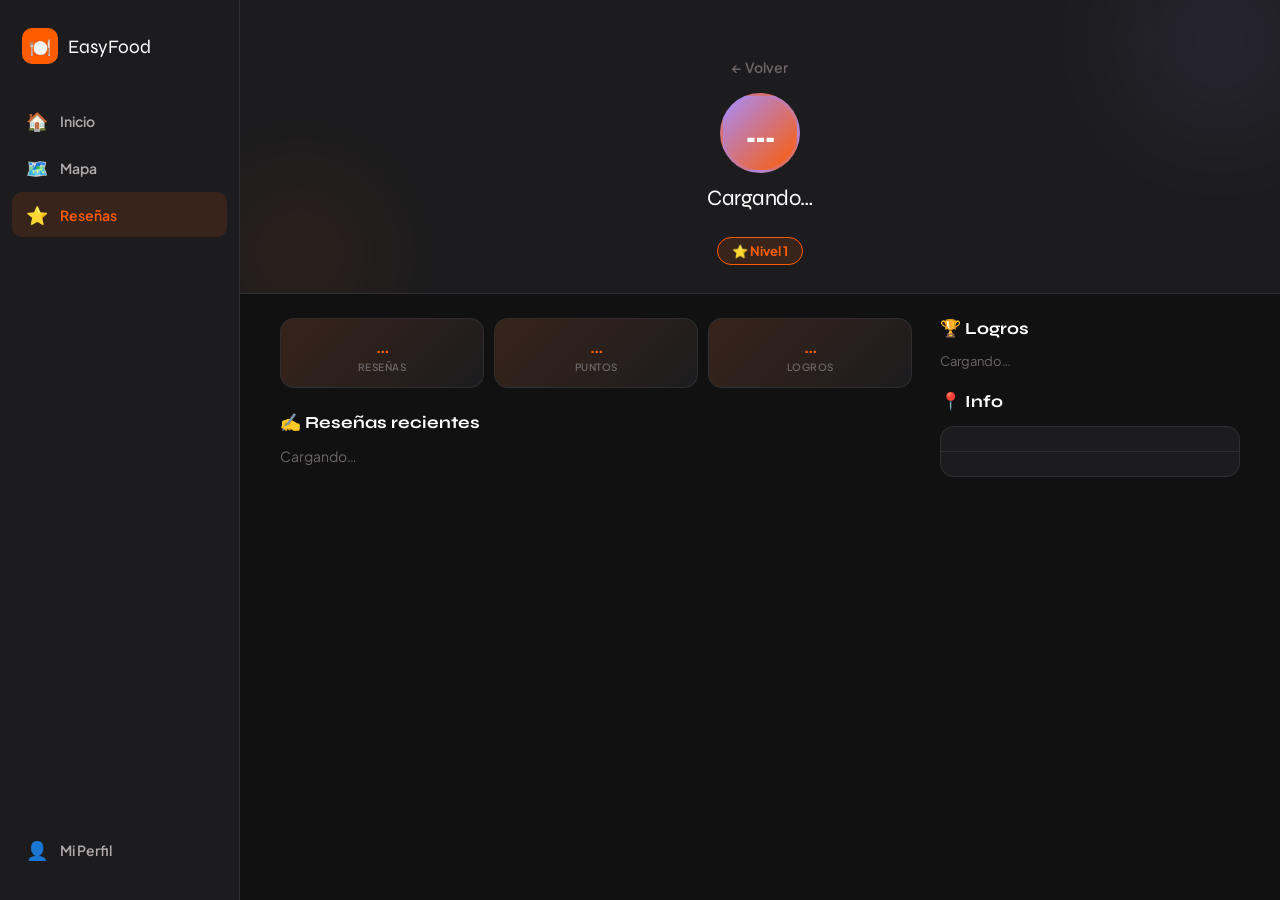
<file: usuario.html>
<!DOCTYPE html>
<html lang="es">
<head>
<meta charset="UTF-8">
<meta name="viewport" content="width=device-width, initial-scale=1.0, maximum-scale=1.0">
<title>EasyFood — Perfil</title>
<link rel="stylesheet" href="shared.css">
<style>
.page-content { padding-bottom:80px; }

.uhero {
  background:var(--surface);padding:56px 20px 28px;
  position:relative;overflow:hidden;text-align:center;
  border-bottom:1px solid var(--border);
}
.ub1 { position:absolute;top:-60px;right:-40px;width:200px;height:200px;border-radius:50%;background:var(--purple);opacity:.07;filter:blur(50px); }
.ub2 { position:absolute;bottom:-40px;left:-20px;width:160px;height:160px;border-radius:50%;background:var(--brand);opacity:.06;filter:blur(40px); }

.u-av {
  width:80px;height:80px;border-radius:50%;
  background:linear-gradient(135deg,var(--purple),var(--brand));
  display:flex;align-items:center;justify-content:center;
  font-size:28px;font-weight:800;color:#fff;
  margin:0 auto 12px;
  border:3px solid rgba(167,139,250,.3);
  font-family:'Syne',sans-serif;position:relative;z-index:1;
  overflow:hidden;
}
.u-av img { width:100%;height:100%;object-fit:cover;border-radius:50%; }
.u-name   { font-family:'Syne',sans-serif;font-size:22px;color:var(--ink);letter-spacing:-.5px;margin-bottom:2px;position:relative;z-index:1; }
.u-handle { font-size:13px;color:var(--brand);font-weight:600;margin-bottom:2px;position:relative;z-index:1; }
.u-bio    { font-size:13px;color:var(--ink3);margin-bottom:12px;position:relative;z-index:1;max-width:300px;margin-left:auto;margin-right:auto; }

/* Badges */
.u-badges { display:flex;gap:6px;justify-content:center;flex-wrap:wrap;position:relative;z-index:1;margin-bottom:14px; }

/* Level */
.u-level { display:inline-flex;align-items:center;gap:8px;background:var(--brand-bg);border:1px solid var(--brand);border-radius:20px;padding:5px 14px;font-size:13px;font-weight:700;color:var(--brand);position:relative;z-index:1; }

/* Stats */
.ubody { padding:20px; }
@media(min-width:768px){ .ubody{padding:24px 40px;display:grid;grid-template-columns:1fr 300px;gap:28px;} }

.ustats { display:grid;grid-template-columns:repeat(3,1fr);gap:10px;margin-bottom:24px; }
.usc { background:var(--surface);border-radius:var(--rmd);border:1px solid var(--border);padding:14px 12px;text-align:center;position:relative;overflow:hidden; }
.usc::before { content:'';position:absolute;inset:0;background:linear-gradient(135deg,var(--brand-bg),transparent); }
.usnum { font-family:'Syne',sans-serif;font-size:22px;color:var(--brand);margin-bottom:2px;position:relative; }
.uslbl { font-size:10px;color:var(--ink3);font-weight:600;text-transform:uppercase;letter-spacing:.5px;position:relative; }

.usec h3 { font-family:'Syne',sans-serif;font-size:17px;margin-bottom:14px;color:var(--ink); }
.usec { margin-bottom:22px; }

/* Logros */
.u-ach-grid { display:grid;grid-template-columns:repeat(3,1fr);gap:8px; }
.u-ach { background:var(--surface);border:1px solid var(--border);border-radius:var(--rsm);padding:12px 8px;text-align:center; }
.u-ach.on { border-color:var(--brand);background:var(--brand-bg); }
.u-ach-ico { font-size:22px;margin-bottom:4px; }
.u-ach-name { font-size:10px;font-weight:700;color:var(--ink); }

/* Reseñas */
.u-rev { background:var(--surface);border-radius:var(--rmd);border:1px solid var(--border);padding:14px;margin-bottom:10px;text-decoration:none;display:block;transition:all .15s; }
.u-rev:hover { border-color:var(--brand);box-shadow:var(--sh-sm); }
.u-rev-top { display:flex;align-items:center;justify-content:space-between;margin-bottom:6px; }
.u-rev-name { font-size:13px;font-weight:700;color:var(--ink);display:flex;align-items:center;gap:6px; }
.u-rev-txt { font-size:13px;color:var(--ink3);line-height:1.5;display:-webkit-box;-webkit-line-clamp:2;-webkit-box-orient:vertical;overflow:hidden; }

/* Es el propio usuario */
.own-banner { background:var(--brand-bg);border:1px solid var(--brand);border-radius:var(--rsm);padding:12px 16px;margin-bottom:16px;display:flex;align-items:center;justify-content:space-between;font-size:13px;font-weight:600;color:var(--brand); }
</style>
</head>
<body>

<aside class="sidebar hide-mobile">
  <div class="sb-brand"><div class="sb-logo">🍽️</div><span class="sb-name">EasyFood</span></div>
  <a class="sl" href="index.html"><span class="ic">🏠</span> Inicio</a>
  <a class="sl" href="mapa.html"><span class="ic">🗺️</span> Mapa</a>
  <a class="sl active" href="resenas.html"><span class="ic">⭐</span> Reseñas</a>
  <a class="sl sl-space" href="perfil.html"><span class="ic">👤</span> Mi Perfil</a>
</aside>

<main class="main-with-sidebar page-content">

  <div class="uhero">
    <div class="ub1"></div><div class="ub2"></div>
    <div style="position:relative;z-index:1;margin-bottom:16px">
      <a href="javascript:history.back()" style="color:var(--ink3);font-size:14px;font-weight:600;text-decoration:none">← Volver</a>
    </div>
    <div class="u-av" id="u-av">…</div>
    <div class="u-name"   id="u-name">Cargando…</div>
    <div class="u-handle" id="u-handle"></div>
    <div class="u-bio"    id="u-bio"></div>
    <div class="u-badges" id="u-badges"></div>
    <div class="u-level"  id="u-level">⭐ Nivel 1</div>
  </div>

  <div class="ubody">
    <div>
      <!-- Banner si es el propio usuario -->
      <div id="own-banner" style="display:none" class="own-banner">
        Este es tu perfil público
        <a href="perfil.html" class="btn btn-primary btn-sm">Editar</a>
      </div>

      <!-- Stats -->
      <div class="ustats">
        <div class="usc"><div class="usnum" id="u-st-rev">…</div><div class="uslbl">Reseñas</div></div>
        <div class="usc"><div class="usnum" id="u-st-pts">…</div><div class="uslbl">Puntos</div></div>
        <div class="usc"><div class="usnum" id="u-st-ach">…</div><div class="uslbl">Logros</div></div>
      </div>

      <!-- Reseñas recientes -->
      <div class="usec">
        <h3>✍️ Reseñas recientes</h3>
        <div id="u-reviews"><div style="color:var(--ink3);font-size:14px">Cargando…</div></div>
      </div>
    </div>

    <!-- Columna derecha -->
    <div>
      <!-- Logros desbloqueados -->
      <div class="usec">
        <h3>🏆 Logros</h3>
        <div class="u-ach-grid" id="u-ach-grid">
          <div style="color:var(--ink3);font-size:13px;grid-column:span 3">Cargando…</div>
        </div>
      </div>

      <!-- Info -->
      <div class="usec">
        <h3>📍 Info</h3>
        <div style="background:var(--surface);border-radius:var(--rmd);border:1px solid var(--border);overflow:hidden">
          <div style="padding:12px 16px;border-bottom:1px solid var(--border);font-size:13px;color:var(--ink2)" id="u-info-comuna"></div>
          <div style="padding:12px 16px;font-size:13px;color:var(--ink2)" id="u-info-joined"></div>
        </div>
      </div>
    </div>
  </div>
</main>

<nav class="bnav">
  <a class="ni" href="index.html"><span class="ni-icon">🏠</span><span>Inicio</span></a>
  <a class="ni" href="mapa.html"><span class="ni-icon">🗺️</span><span>Mapa</span></a>
  <a class="ni active" href="resenas.html"><span class="ni-icon">⭐</span><span>Reseñas</span></a>
  <a class="ni" href="perfil.html"><span class="ni-icon">👤</span><span>Perfil</span></a>
</nav>

<script type="module">
import { createClient } from 'https://esm.sh/@supabase/supabase-js@2';
import { SUPABASE_URL, SUPABASE_KEY } from './config.js';

const sb = createClient(SUPABASE_URL, SUPABASE_KEY);
const params = new URLSearchParams(location.search);
const uid = params.get('id');
if (!uid) { location.href='index.html'; }

const { data:{ session } } = await sb.auth.getSession();
if (!session) { location.href='login.html'; }

// ── Cargar perfil público ─────────────────────────────────────────────────────
async function loadUser() {
  const { data: u } = await sb.from('profiles')
    .select('*, comunas(name)')
    .eq('id', uid).single();

  if (!u) { document.getElementById('u-name').textContent = 'Usuario no encontrado'; return; }

  document.title = `EasyFood — ${u.name || 'Usuario'}`;

  // Avatar
  const avEl = document.getElementById('u-av');
  if (u.avatar_url) {
    avEl.innerHTML = `<img src="${u.avatar_url}" alt="${u.name}">`;
  } else {
    const ini = (u.name||'U').split(' ').map(w=>w[0]).join('').toUpperCase().slice(0,2);
    avEl.textContent = ini;
  }

  document.getElementById('u-name').textContent   = u.name || 'Usuario';
  document.getElementById('u-handle').textContent = u.handle ? `@${u.handle.replace('@','')}` : '';
  document.getElementById('u-bio').textContent    = u.bio || '';
  document.getElementById('u-level').textContent  = `⭐ Nivel ${u.level||1} · ${u.points||0} pts`;
  document.getElementById('u-st-pts').textContent = u.points || 0;

  // Info
  const comuna = u.comunas?.name || u.comuna || '';
  document.getElementById('u-info-comuna').innerHTML = comuna ? `📍 ${comuna}` : '📍 Santiago, Chile';
  const joined = new Date(u.created_at).toLocaleDateString('es-CL',{month:'long',year:'numeric'});
  document.getElementById('u-info-joined').innerHTML = `📅 Miembro desde ${joined}`;

  // Badges según nivel
  const badges = [];
  if (u.is_verified) badges.push('<span class="pill pill-green">✅ Verificado</span>');
  if ((u.points||0) >= 500) badges.push('<span class="pill pill-brand">🥇 Top Contribuidor</span>');
  if ((u.level||1) >= 5)    badges.push('<span class="pill pill-purple">⭐ Experto</span>');
  document.getElementById('u-badges').innerHTML = badges.join('');

  // Banner si es el propio usuario
  if (session.user.id === uid) {
    document.getElementById('own-banner').style.display = 'flex';
  }
}

// ── Stats ─────────────────────────────────────────────────────────────────────
async function loadStats() {
  const [{ count: rvCount }, { count: achCount }] = await Promise.all([
    sb.from('reviews').select('*',{count:'exact',head:true}).eq('user_id',uid),
    sb.from('user_achievements').select('*',{count:'exact',head:true}).eq('user_id',uid),
  ]);
  document.getElementById('u-st-rev').textContent = rvCount || 0;
  document.getElementById('u-st-ach').textContent = `${achCount||0}/10`;
}

// ── Logros ────────────────────────────────────────────────────────────────────
async function loadAchievements() {
  const [{ data: all }, { data: unlocked }] = await Promise.all([
    sb.from('achievements').select('*').order('points_required'),
    sb.from('user_achievements').select('achievement_id').eq('user_id', uid)
  ]);
  const uIds = new Set((unlocked||[]).map(u=>u.achievement_id));
  document.getElementById('u-ach-grid').innerHTML = (all||[]).map(a => `
    <div class="u-ach ${uIds.has(a.id)?'on':''}">
      <div class="u-ach-ico" style="${!uIds.has(a.id)?'filter:grayscale(1);opacity:.35':''}">${a.icon}</div>
      <div class="u-ach-name" style="${!uIds.has(a.id)?'color:var(--ink3)':''}">${a.name}</div>
    </div>`).join('');
}

// ── Reseñas ───────────────────────────────────────────────────────────────────
async function loadReviews() {
  const { data } = await sb.from('reviews')
    .select('*, restaurants(id,name,icon)')
    .eq('user_id', uid)
    .order('created_at',{ascending:false})
    .limit(8);

  const el = document.getElementById('u-reviews');
  el.innerHTML = data?.length ? data.map(r => {
    const fecha = new Date(r.created_at).toLocaleDateString('es-CL',{day:'numeric',month:'short',year:'numeric'});
    return `<a class="u-rev" href="restaurante.html?id=${r.restaurants?.id}">
      <div class="u-rev-top">
        <div class="u-rev-name">
          ${r.restaurants?.icon||'🍽️'} ${r.restaurants?.name||'—'}
          ${r.is_verified ? '<span class="pill pill-green" style="font-size:10px">✅</span>' : ''}
        </div>
        <div style="color:var(--brand);font-size:13px">${'★'.repeat(r.rating)}</div>
      </div>
      <div class="u-rev-txt">${r.text}</div>
      <div style="font-size:11px;color:var(--ink3);margin-top:6px">${fecha} · 👍 ${r.useful_count||0} útiles</div>
    </a>`;
  }).join('')
  : '<p style="color:var(--ink3);font-size:14px">Este usuario aún no ha escrito reseñas.</p>';
}

loadUser();
loadStats();
loadAchievements();
loadReviews();
</script>
</body>
</html>
</file>
<file: shared.css>
@import url('https://fonts.googleapis.com/css2?family=Syne:wght@600;700;800&family=Plus+Jakarta+Sans:ital,wght@0,400;0,500;0,600;0,700;1,400&display=swap');

*, *::before, *::after { margin:0; padding:0; box-sizing:border-box; -webkit-tap-highlight-color:transparent; }

:root {
  --brand:      #FF5C00;
  --brand2:     #FF7A2E;
  --brand-deep: #CC4A00;
  --brand-bg:   rgba(255,92,0,.12);
  --brand-bg2:  rgba(255,92,0,.20);

  --green:     #00C27A;
  --green-bg:  rgba(0,194,122,.12);
  --yellow:    #FFD047;
  --yellow-bg: rgba(255,208,71,.12);
  --red:       #FF4D4D;
  --red-bg:    rgba(255,77,77,.12);
  --purple:    #A78BFA;
  --purple-bg: rgba(167,139,250,.12);

  /* Dark surfaces */
  --ink:     #FFFFFF;
  --ink2:    #B0AAAA;
  --ink3:    #6B6565;

  --surface:  #1C1C1E;
  --surface2: #2C2C2E;
  --surface3: #3A3A3C;
  --bg:       #111112;
  --bg2:      #1C1C1E;
  --border:   rgba(255,255,255,.08);
  --border2:  rgba(255,255,255,.15);

  --rsm: 10px;
  --rmd: 14px;
  --rlg: 20px;
  --rxl: 28px;

  --sh-sm:    0 2px 12px rgba(0,0,0,.4);
  --sh-md:    0 8px 28px rgba(0,0,0,.5);
  --sh-brand: 0 6px 24px rgba(255,92,0,.35);
}

html { scroll-behavior:smooth; font-size:16px; }
body {
  font-family:'Plus Jakarta Sans',system-ui,sans-serif;
  background:var(--bg); color:var(--ink);
  min-height:100vh; overflow-x:hidden;
  -webkit-font-smoothing:antialiased;
}

/* ── Tipografía ── */
h1,h2,h3 { font-family:'Syne',sans-serif; }

/* ── Botones ── */
.btn {
  display:inline-flex;align-items:center;justify-content:center;gap:8px;
  font-family:inherit;font-weight:700;font-size:15px;
  border:none;border-radius:var(--rmd);cursor:pointer;
  padding:13px 26px;transition:all .18s;text-decoration:none;
}
.btn-primary { background:var(--brand);color:#fff;box-shadow:var(--sh-brand); }
.btn-primary:hover { background:var(--brand2);transform:translateY(-1px);box-shadow:0 10px 30px rgba(255,92,0,.45); }
.btn-primary:active { transform:translateY(0); }
.btn-secondary { background:var(--surface2);color:var(--ink);border:1px solid var(--border2); }
.btn-secondary:hover { border-color:var(--brand);color:var(--brand); }
.btn-ghost { background:transparent;color:var(--ink2);padding:10px 16px; }
.btn-ghost:hover { background:var(--surface2);color:var(--ink); }
.btn-sm { font-size:13px;padding:8px 16px;border-radius:var(--rsm); }
.btn-full { width:100%; }

/* ── Inputs ── */
.input-group { display:flex;flex-direction:column;gap:6px; }
.input-group label { font-size:13px;font-weight:600;color:var(--ink2); }
.input {
  background:var(--surface2);border:1.5px solid var(--border);
  border-radius:var(--rmd);padding:13px 16px;
  font-family:inherit;font-size:15px;color:var(--ink);
  transition:border-color .18s,box-shadow .18s;outline:none;width:100%;
}
.input:focus { border-color:var(--brand);box-shadow:0 0 0 3px var(--brand-bg); }
.input::placeholder { color:var(--ink3); }
.input-icon { position:relative; }
.input-icon .input { padding-left:44px; }
.input-icon .ico { position:absolute;left:14px;top:50%;transform:translateY(-50%);font-size:18px; }
select.input { cursor:pointer; }

/* ── Cards ── */
.card {
  background:var(--surface);border:1px solid var(--border);
  border-radius:var(--rlg);overflow:hidden;
  box-shadow:var(--sh-sm);transition:transform .2s,box-shadow .2s,border-color .2s;
}
.card:hover { transform:translateY(-4px);box-shadow:var(--sh-md);border-color:var(--border2); }

/* ── Pills ── */
.pill {
  display:inline-flex;align-items:center;gap:4px;
  font-size:11px;font-weight:700;padding:4px 10px;border-radius:20px;
}
.pill-brand  { background:var(--brand-bg);color:var(--brand); }
.pill-green  { background:var(--green-bg);color:var(--green); }
.pill-yellow { background:var(--yellow-bg);color:var(--yellow); }
.pill-purple { background:var(--purple-bg);color:var(--purple); }
.pill-red    { background:var(--red-bg);color:var(--red); }
.pill-dark   { background:var(--surface3);color:var(--ink); }

/* ── Stars ── */
.stars { color:var(--brand); }

/* ── Avatar ── */
.avatar { border-radius:50%;display:flex;align-items:center;justify-content:center;font-weight:700;flex-shrink:0; }
.av-sm { width:32px;height:32px;font-size:12px; }
.av-md { width:44px;height:44px;font-size:16px; }
.av-lg { width:72px;height:72px;font-size:26px; }
.av-xl { width:96px;height:96px;font-size:34px; }
.av-a { background:var(--brand-bg);color:var(--brand); }
.av-b { background:var(--purple-bg);color:var(--purple); }
.av-c { background:var(--green-bg);color:var(--green); }
.av-d { background:var(--yellow-bg);color:var(--yellow); }
.av-e { background:rgba(30,120,200,.15);color:#60A5FA; }

/* ── Divider ── */
.divider { height:1px;background:var(--border); }

/* ── Toast ── */
.toast {
  position:fixed;bottom:90px;left:50%;transform:translateX(-50%) translateY(20px);
  background:var(--surface3);color:var(--ink);padding:12px 24px;
  border-radius:var(--rmd);font-size:14px;font-weight:600;
  opacity:0;transition:all .3s;z-index:9999;white-space:nowrap;
  box-shadow:var(--sh-md);border:1px solid var(--border2);
}
.toast.show { opacity:1;transform:translateX(-50%) translateY(0); }

/* ── Spinner ── */
.spinner { width:36px;height:36px;border:3px solid var(--border);border-top-color:var(--brand);border-radius:50%;animation:spin .7s linear infinite; }
@keyframes spin { to { transform:rotate(360deg); } }

/* ── Skeleton ── */
.skeleton {
  background:linear-gradient(90deg,var(--surface) 25%,var(--surface2) 50%,var(--surface) 75%);
  background-size:200% 100%;animation:shimmer 1.4s infinite;border-radius:var(--rlg);
}
@keyframes shimmer { 0%{background-position:200% 0}100%{background-position:-200% 0} }

/* ── Bottom nav ── */
.bnav {
  position:fixed;bottom:0;left:0;right:0;z-index:300;
  background:var(--surface);border-top:1px solid var(--border);
  display:flex;padding-bottom:env(safe-area-inset-bottom);
  box-shadow:0 -4px 20px rgba(0,0,0,.4);
}
@media(min-width:768px){ .bnav { display:none !important; } }

.ni {
  flex:1;display:flex;flex-direction:column;align-items:center;
  padding:10px 0 7px;gap:3px;cursor:pointer;color:var(--ink3);
  font-size:10px;font-weight:600;text-transform:uppercase;letter-spacing:.4px;
  transition:color .2s;text-decoration:none;
}
.ni.active { color:var(--brand); }
.ni-icon { font-size:22px;line-height:1; }

/* ── Sidebar desktop ── */
@media(min-width:768px){
  .sidebar {
    width:240px;flex-shrink:0;background:var(--surface);
    border-right:1px solid var(--border);padding:28px 12px;
    position:fixed;top:0;left:0;bottom:0;
    display:flex;flex-direction:column;gap:2px;z-index:200;
  }
  .sb-brand { display:flex;align-items:center;gap:10px;margin-bottom:32px;padding:0 10px; }
  .sb-logo { width:36px;height:36px;border-radius:10px;background:var(--brand);display:flex;align-items:center;justify-content:center;font-size:18px;flex-shrink:0; }
  .sb-name { font-family:'Syne',sans-serif;font-size:19px;color:var(--ink); }
  .sl {
    display:flex;align-items:center;gap:12px;padding:11px 14px;border-radius:var(--rsm);
    cursor:pointer;font-size:14px;font-weight:600;color:var(--ink2);
    transition:all .15s;text-decoration:none;
  }
  .sl:hover { background:var(--surface2);color:var(--ink); }
  .sl.active { background:var(--brand-bg);color:var(--brand); }
  .sl .ic { font-size:18px;width:22px;text-align:center; }
  .sl-space { margin-top:auto; }
  .main-with-sidebar { margin-left:240px; }
}

/* ── Page content ── */
.page-content { padding-bottom:80px;min-height:100vh; }
@media(min-width:768px){ .page-content { padding-bottom:40px; } }

/* ── FAB ── */
.fab {
  position:fixed;bottom:76px;right:20px;z-index:150;
  background:var(--brand);color:#fff;border:none;border-radius:50px;
  padding:14px 22px;font-size:14px;font-weight:700;font-family:inherit;
  cursor:pointer;display:flex;align-items:center;gap:8px;
  box-shadow:var(--sh-brand);transition:all .2s;
}
.fab:hover { background:var(--brand2);transform:translateY(-2px); }
@media(min-width:768px){ .fab { bottom:32px;right:32px; } }

/* ── Bar track ── */
.bar-track { flex:1;height:6px;background:var(--surface3);border-radius:4px;overflow:hidden; }
.bar-fill  { height:100%;background:var(--brand);border-radius:4px; }

/* ── Chip ── */
.chip {
  display:inline-flex;align-items:center;gap:6px;padding:8px 14px;
  border-radius:30px;cursor:pointer;font-size:13px;font-weight:600;
  border:1.5px solid var(--border);background:var(--surface2);
  color:var(--ink2);transition:all .15s;user-select:none;
}
.chip:hover { border-color:var(--brand);color:var(--brand); }
.chip.sel   { background:var(--brand-bg);border-color:var(--brand);color:var(--brand); }

/* ── Ilustración bg por categoría ── */
.ri-bur  { background:linear-gradient(135deg,#2A1800,#3D2200); }
.ri-ram  { background:linear-gradient(135deg,#1A1500,#2A2200); }
.ri-piz  { background:linear-gradient(135deg,#1E0F2A,#2D1840); }
.ri-sus  { background:linear-gradient(135deg,#001A12,#002A1E); }
.ri-tac  { background:linear-gradient(135deg,#2A0A00,#3D1500); }
.ri-san  { background:linear-gradient(135deg,#001A0A,#002A14); }
.ri-chi  { background:linear-gradient(135deg,#1A1200,#2A1E00); }
.ri-mar  { background:linear-gradient(135deg,#001224,#001C38); }

/* ── Form row ── */
.form-row { display:grid;grid-template-columns:1fr 1fr;gap:12px; }

/* ── Edit overlay ── */
.edit-overlay {
  position:fixed;inset:0;background:rgba(0,0,0,.7);z-index:800;
  display:flex;align-items:flex-end;justify-content:center;
  opacity:0;pointer-events:none;transition:opacity .3s;
}
.edit-overlay.open { opacity:1;pointer-events:all; }
.edit-sheet {
  background:var(--surface);border-radius:var(--rxl) var(--rxl) 0 0;
  width:100%;max-width:600px;padding:8px 24px 40px;
  max-height:90vh;overflow-y:auto;
  transform:translateY(40px);transition:transform .35s cubic-bezier(.4,0,.2,1);
  border:1px solid var(--border);
}
.edit-overlay.open .edit-sheet { transform:translateY(0); }
.sheet-handle { width:44px;height:5px;background:var(--surface3);border-radius:3px;margin:10px auto 20px; }

/* ── Menu list ── */
.menulist { background:var(--surface);border-radius:var(--rlg);border:1px solid var(--border);overflow:hidden; }
.mitem {
  display:flex;align-items:center;gap:12px;padding:15px 18px;
  border-bottom:1px solid var(--border);cursor:pointer;font-size:14px;
  font-weight:600;transition:background .15s;color:var(--ink2);text-decoration:none;
}
.mitem:last-child { border-bottom:none; }
.mitem:hover { background:var(--surface2); }
.mitem .mic { font-size:20px;width:28px;text-align:center; }
.mitem .mar { margin-left:auto;color:var(--ink3); }
.mitem.danger { color:var(--red); }

/* ── Utilities ── */
@media(min-width:768px){ .hide-desktop { display:none !important; } }
@media(max-width:767px){ .hide-mobile  { display:none !important; } }

.sechdr { display:flex;align-items:baseline;justify-content:space-between;margin-bottom:14px; }
.sechdr h2 { font-family:'Syne',sans-serif;font-size:20px;letter-spacing:-.5px; }
.sechdr a  { font-size:13px;color:var(--brand);font-weight:600;text-decoration:none; }
.sechdr a:hover { text-decoration:underline; }
</file>
